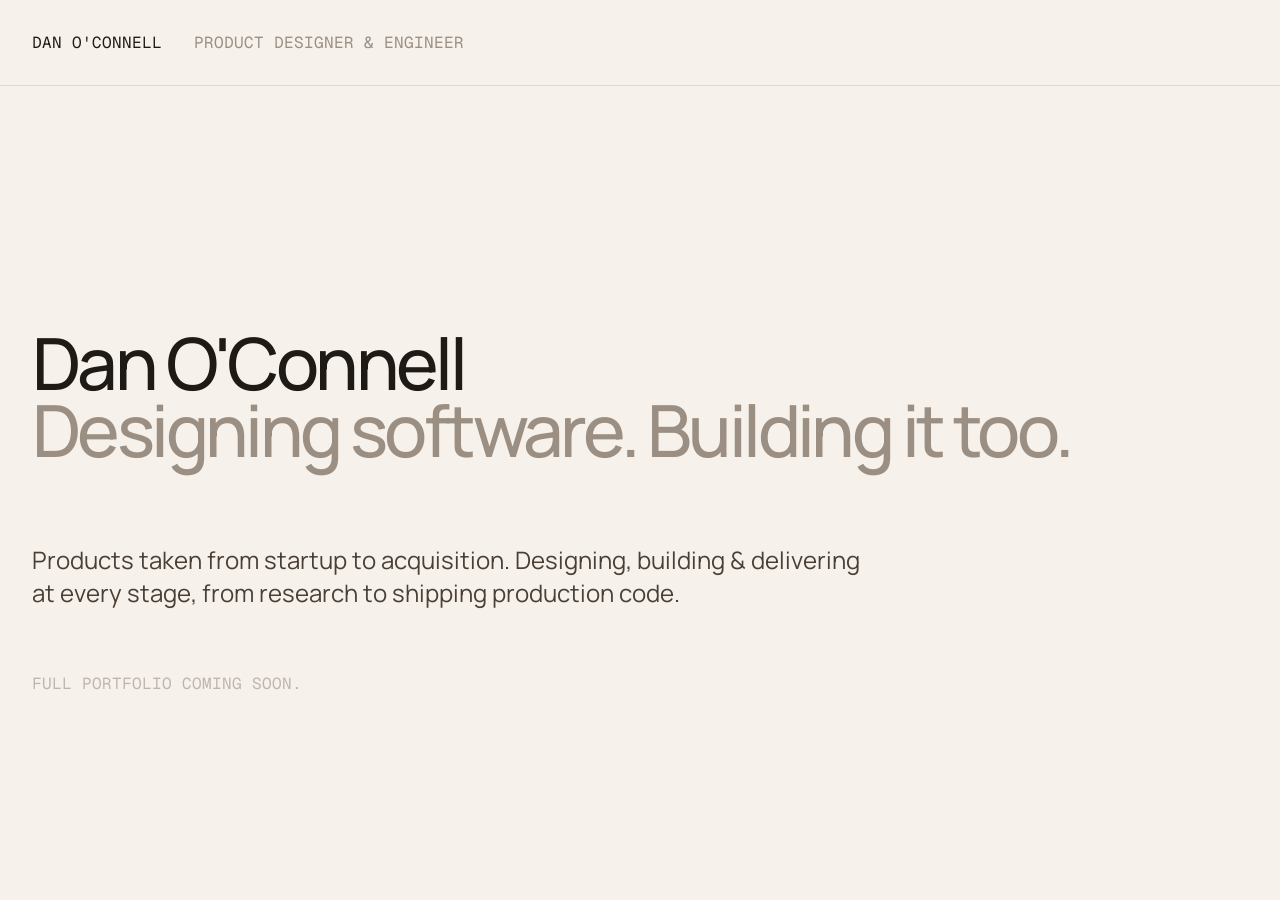
<file: index.html>
<!DOCTYPE html>
<html lang="en">
<head>
<meta charset="UTF-8">
<meta name="viewport" content="width=device-width, initial-scale=1.0">
<title>Dan O'Connell — Product Designer & Engineer</title>
<link rel="preconnect" href="https://fonts.googleapis.com">
<link rel="preconnect" href="https://fonts.gstatic.com" crossorigin>
<link href="https://fonts.googleapis.com/css2?family=Manrope:wght@200..800&family=Geist+Mono:wght@100..900&display=swap" rel="stylesheet">
<link rel="stylesheet" href="style.css">
<style>
  .landing-area {
    flex: 1;
    display: flex;
    flex-direction: column;
    padding: 4rem var(--page-x);
    overflow: hidden;
  }

  .landing-hero {
    padding: clamp(4rem, 20dvh, 20rem) 0 4rem;
  }

  .landing-name {
    font-family: 'Manrope', sans-serif;
    font-size: 4.5rem;
    font-weight: 500;
    letter-spacing: -0.05em;
    line-height: 0.92;
    color: var(--text-darkest);
    margin-bottom: -1rem;
  }

  .landing-tagline {
    font-family: 'Manrope', sans-serif;
    font-size: 4.5rem;
    font-weight: 500;
    letter-spacing: -0.05em;
    color: var(--text-medium);
    margin-bottom: 4rem;
    overflow: hidden;
    text-overflow: ellipsis;
    display: -webkit-box;
    -webkit-line-clamp: 1;
    -webkit-box-orient: vertical;
  }

  .landing-intro {
    font-size: 1.5rem;
    color: var(--text-dark);
    max-width: 70%;
    overflow: hidden;
    text-overflow: ellipsis;
    display: -webkit-box;
    -webkit-line-clamp: 2;
    -webkit-box-orient: vertical;
  }

  .landing-footer-text {
    font-family: 'Geist Mono', monospace;
    font-size: 1rem;
    text-transform: uppercase;
    color: var(--text-light);
    padding-bottom: 3rem;
  }
</style>
</head>
<body>

<header class="site-header">
  <div class="header-name"><span class="name">Dan O'Connell</span><span class="tagline"> Product designer &amp; Engineer</span></div>
</header>

<div class="landing-area">
  <div class="landing-hero">
    <h1 class="landing-name" id="landing-name">Dan O'Connell</h1>
    <h2 class="landing-tagline" id="landing-tagline">Designing software. Building it too.</h2>
    <p class="landing-intro" id="landing-intro">Products taken from startup to acquisition. Designing, building &amp; delivering at every stage, from research to shipping production code.</p>
  </div>
  <p class="landing-footer-text" id="landing-status">Full portfolio coming soon.</p>
</div>

<script>
function scramble(element, newText, duration) {
  const noiseChars = '!@#$%&*·&<>+-=~#';
  const totalFrames = 28;
  const frameInterval = duration / totalFrames;
  let frame = 0;

  element.textContent = newText.split('').map(ch =>
    ch === ' ' ? ' ' : noiseChars[Math.floor(Math.random() * noiseChars.length)]
  ).join('');

  const tick = setInterval(() => {
    frame++;
    const t = frame / totalFrames;
    const resolved = Math.floor((t * t) * newText.length);
    element.textContent = newText.split('').map((ch, i) => {
      if (ch === ' ') return ' ';
      if (i < resolved) return ch;
      return noiseChars[Math.floor(Math.random() * noiseChars.length)];
    }).join('');

    if (frame >= totalFrames) {
      clearInterval(tick);
      element.textContent = newText;
    }
  }, frameInterval);
}

function scrambleFromDOM(el, duration) {
  if (!el) return;
  scramble(el, el.textContent.trim(), duration);
}

scrambleFromDOM(document.querySelector('.header-name .name'),    340);
scrambleFromDOM(document.querySelector('.header-name .tagline'), 340);
scrambleFromDOM(document.getElementById('landing-name'),         450);
scrambleFromDOM(document.getElementById('landing-tagline'),      540);
scrambleFromDOM(document.getElementById('landing-intro'),        600);
scrambleFromDOM(document.getElementById('landing-status'),       700);

document.querySelectorAll('.header-nav li:not(.divider) a span').forEach(el => {
  scrambleFromDOM(el, 450);
});
</script>
</body>
</html>
</file>
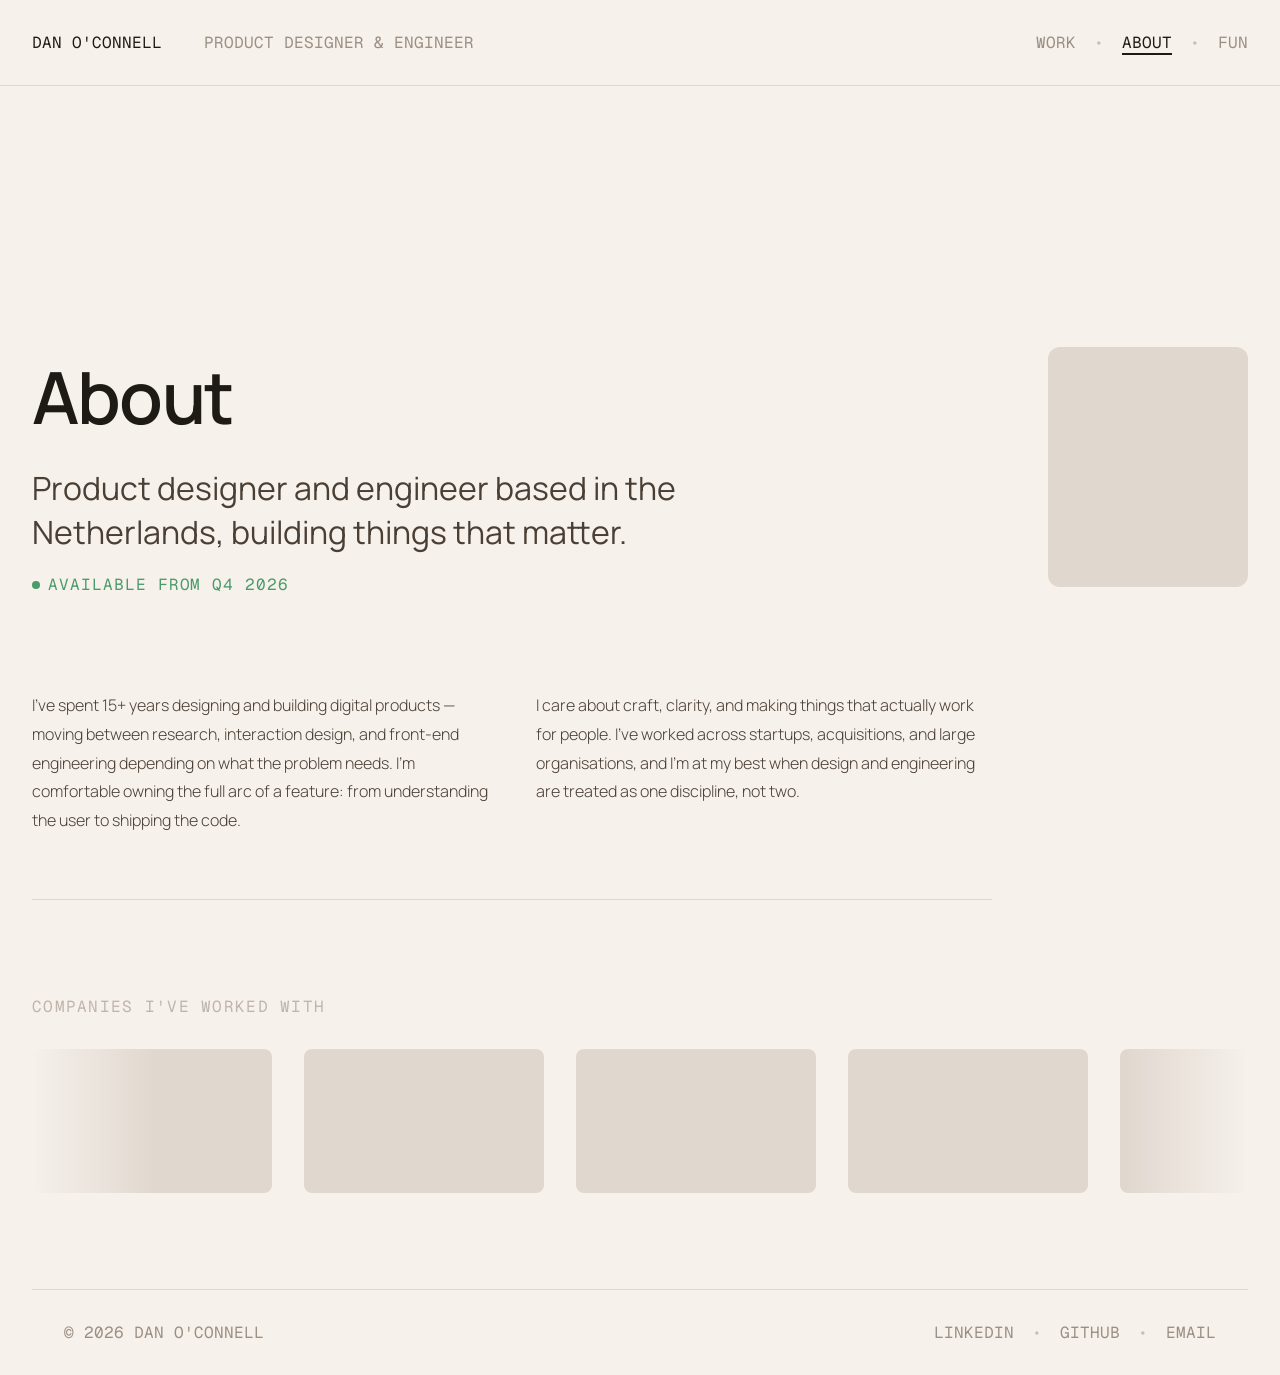
<file: about.html>
<!DOCTYPE html>
<html lang="en">
<head>
<meta charset="UTF-8">
<meta name="viewport" content="width=device-width, initial-scale=1.0">
<title>About — Dan O'Connell</title>
<link rel="preconnect" href="https://fonts.googleapis.com">
<link rel="preconnect" href="https://fonts.gstatic.com" crossorigin>
<link href="https://fonts.googleapis.com/css2?family=Manrope:wght@200..800&family=Geist+Mono:wght@100..900&display=swap" rel="stylesheet">
<link rel="stylesheet" href="style.css">
</head>
<body>

<header class="site-header" id="site-header">
  <div class="header-top">
    <div class="header-name"><a href="index_real.html" class="name-link"><span class="name">Dan O'Connell</span></a><span class="tagline"> Product designer &amp; Engineer</span></div>
    <nav class="header-nav">
      <ul>
        <li><a href="index_real.html"><span>Work</span></a></li>
        <li class="divider">&bull;</li>
        <li><a href="about.html" class="active"><span>About</span></a></li>
        <li class="divider">&bull;</li>
        <li><a href="fun.html"><span>Fun</span></a></li>
      </ul>
    </nav>
    <button class="menu-toggle" id="menu-toggle" onclick="toggleMenu()">&#9776;</button>
  </div>
  <nav class="mobile-nav">
    <a href="index_real.html" class="mobile-nav-link">Work</a>
    <a href="about.html" class="mobile-nav-link active">About</a>
    <a href="fun.html" class="mobile-nav-link">Fun</a>
  </nav>
</header>

<main class="about-page">

  <!-- Hero -->
  <div class="about-hero">
    <div class="about-hero-text">
      <h1 class="about-title" id="about-title">About</h1>
      <h3 class="content-intro">Product designer and engineer based in the Netherlands, building things that matter.</h3>
      <div class="about-availability">
        <span class="availability-dot"></span>
        <span class="availability-label">Available from Q4 2026</span>
      </div>
    </div>
    <div class="about-photo"></div>
  </div>

  <!-- Bio columns -->
  <div class="about-bio">
    <p>I've spent 15+ years designing and building digital products — moving between research, interaction design, and front-end engineering depending on what the problem needs. I'm comfortable owning the full arc of a feature: from understanding the user to shipping the code.</p>
    <p>I care about craft, clarity, and making things that actually work for people. I've worked across startups, acquisitions, and large organisations, and I'm at my best when design and engineering are treated as one discipline, not two.</p>
  </div>

  <!-- Logo marquee -->
  <section class="marquee-section">
    <div class="marquee-label">Companies I've worked with</div>
    <div class="marquee-track">
      <div class="marquee-inner">
        <div class="marquee-logo"></div>
        <div class="marquee-logo"></div>
        <div class="marquee-logo"></div>
        <div class="marquee-logo"></div>
        <div class="marquee-logo"></div>
        <div class="marquee-logo"></div>
        <div class="marquee-logo"></div>
        <!-- duplicated for seamless loop -->
        <div class="marquee-logo"></div>
        <div class="marquee-logo"></div>
        <div class="marquee-logo"></div>
        <div class="marquee-logo"></div>
        <div class="marquee-logo"></div>
        <div class="marquee-logo"></div>
        <div class="marquee-logo"></div>
      </div>
    </div>
  </section>

  <footer class="site-footer">
    <span>© 2026 Dan O'Connell</span>
    <nav>
      <ul>
        <li><a href="https://linkedin.com/in/danoconnell">LinkedIn</a></li>
        <li class="divider">&bull;</li>
        <li><a href="https://github.com/danocnl">GitHub</a></li>
        <li class="divider">&bull;</li>
        <li><a href="mailto:dan@example.com">Email</a></li>
      </ul>
    </nav>
  </footer>

</main>

<script src="main.js"></script>
<script>
  addScrambleHover(document.getElementById('about-title'));
  scrambleFromDOM(document.getElementById('about-title'), 450);
</script>
</body>
</html>
</file>
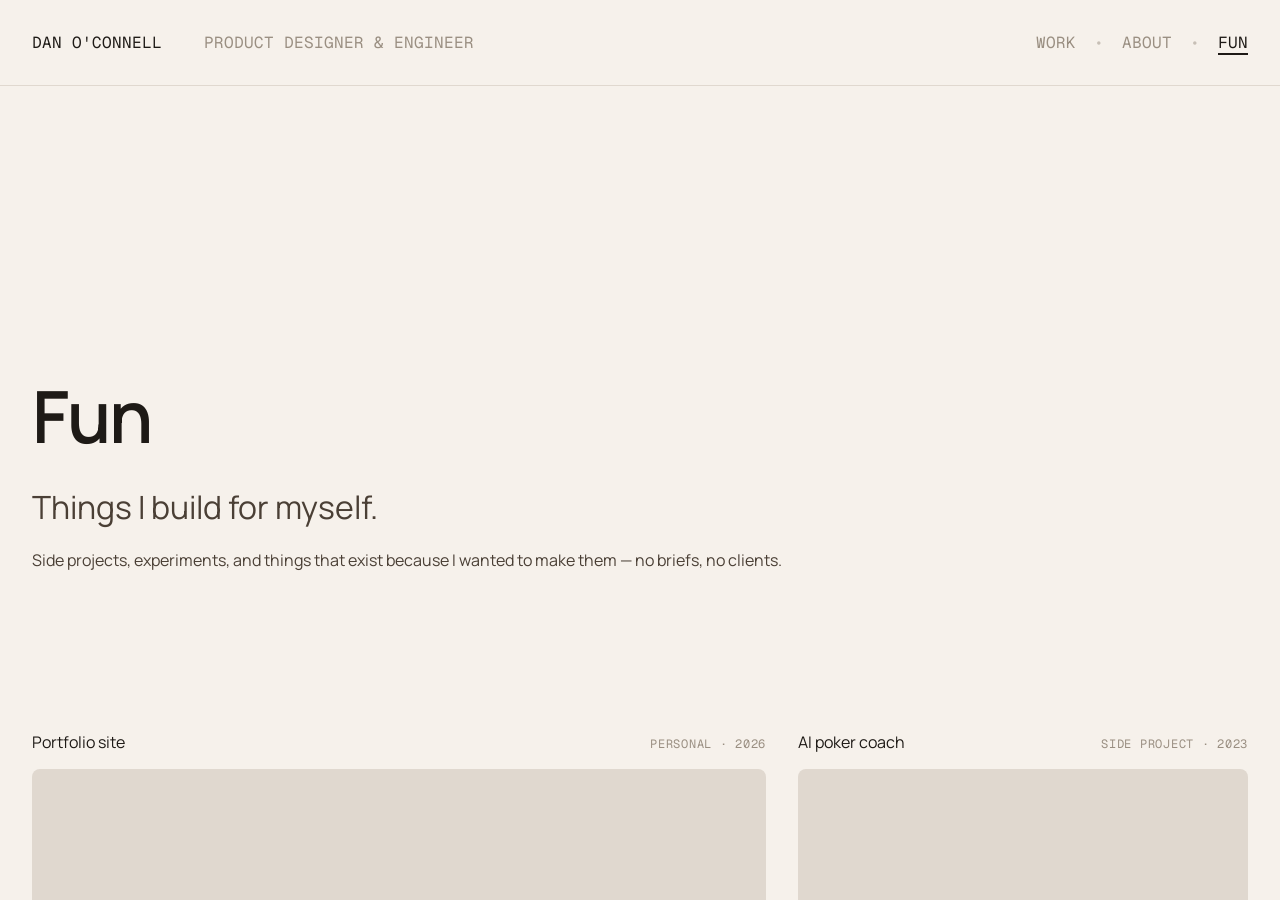
<file: fun.html>
<!DOCTYPE html>
<html lang="en">
<head>
<meta charset="UTF-8">
<meta name="viewport" content="width=device-width, initial-scale=1.0">
<title>Fun — Dan O'Connell</title>
<link rel="preconnect" href="https://fonts.googleapis.com">
<link rel="preconnect" href="https://fonts.gstatic.com" crossorigin>
<link href="https://fonts.googleapis.com/css2?family=Manrope:wght@200..800&family=Geist+Mono:wght@100..900&display=swap" rel="stylesheet">
<link rel="stylesheet" href="style.css">
</head>
<body class="page-fixed">

<header class="site-header" id="site-header">
  <div class="header-top">
    <div class="header-name"><a href="index_real.html" class="name-link"><span class="name">Dan O'Connell</span></a><span class="tagline"> Product designer &amp; Engineer</span></div>
    <nav class="header-nav">
      <ul>
        <li><a href="index_real.html"><span>Work</span></a></li>
        <li class="divider">&bull;</li>
        <li><a href="about.html"><span>About</span></a></li>
        <li class="divider">&bull;</li>
        <li><a href="fun.html" class="active"><span>Fun</span></a></li>
      </ul>
    </nav>
    <button class="menu-toggle" id="menu-toggle" onclick="toggleMenu()">&#9776;</button>
  </div>
  <nav class="mobile-nav">
    <a href="index_real.html" class="mobile-nav-link">Work</a>
    <a href="about.html" class="mobile-nav-link">About</a>
    <a href="fun.html" class="mobile-nav-link active">Fun</a>
  </nav>
</header>

<div class="content-area">
  <div class="content-pane">
    <div class="content-inner">

      <div class="about-hero fun-hero">
        <div class="about-hero-text">
          <h1 class="about-title" id="fun-title">Fun</h1>
          <h3 class="content-intro">Things I build for myself.</h3>
          <p class="fun-intro">Side projects, experiments, and things that exist because I wanted to make them — no briefs, no clients.</p>
        </div>
      </div>

      <div class="fun-grid">

        <div class="fun-row">
          <a href="project.html" class="work-card-link">
            <article class="work-card">
              <div class="card-info"><span class="card-title">Portfolio site</span><span class="card-meta">Personal · 2026</span></div>
              <div class="card-media fun-media--landscape"></div>
            </article>
          </a>
          <a href="project.html" class="work-card-link">
            <article class="work-card">
              <div class="card-info"><span class="card-title">AI poker coach</span><span class="card-meta">Side project · 2023</span></div>
              <div class="card-media fun-media--portrait"></div>
            </article>
          </a>
        </div>

        <div class="fun-row fun-row--trio">
          <a href="project.html" class="work-card-link">
            <article class="work-card">
              <div class="card-info"><span class="card-title">Motion prototype</span><span class="card-meta">Experiment · 2025</span></div>
              <div class="card-media fun-media--landscape"></div>
            </article>
          </a>
          <a href="project.html" class="work-card-link">
            <article class="work-card">
              <div class="card-info"><span class="card-title">Icon set</span><span class="card-meta">Open source · 2024</span></div>
              <div class="card-media fun-media--square"></div>
            </article>
          </a>
          <a href="project.html" class="work-card-link">
            <article class="work-card">
              <div class="card-info"><span class="card-title">Wallpapers</span><span class="card-meta">Personal · 2023</span></div>
              <div class="card-media fun-media--portrait"></div>
            </article>
          </a>
        </div>

      </div>

      <footer class="site-footer">
        <span>© 2026 Dan O'Connell</span>
        <nav>
          <ul>
            <li><a href="https://linkedin.com/in/danoconnell">LinkedIn</a></li>
            <li class="divider">&bull;</li>
            <li><a href="https://github.com/danocnl">GitHub</a></li>
            <li class="divider">&bull;</li>
            <li><a href="mailto:dan@example.com">Email</a></li>
          </ul>
        </nav>
      </footer>

    </div>
  </div>
</div>

<script src="main.js"></script>
<script>
  addScrambleHover(document.getElementById('fun-title'));
  scrambleFromDOM(document.getElementById('fun-title'), 450);
</script>
</body>
</html>
</file>
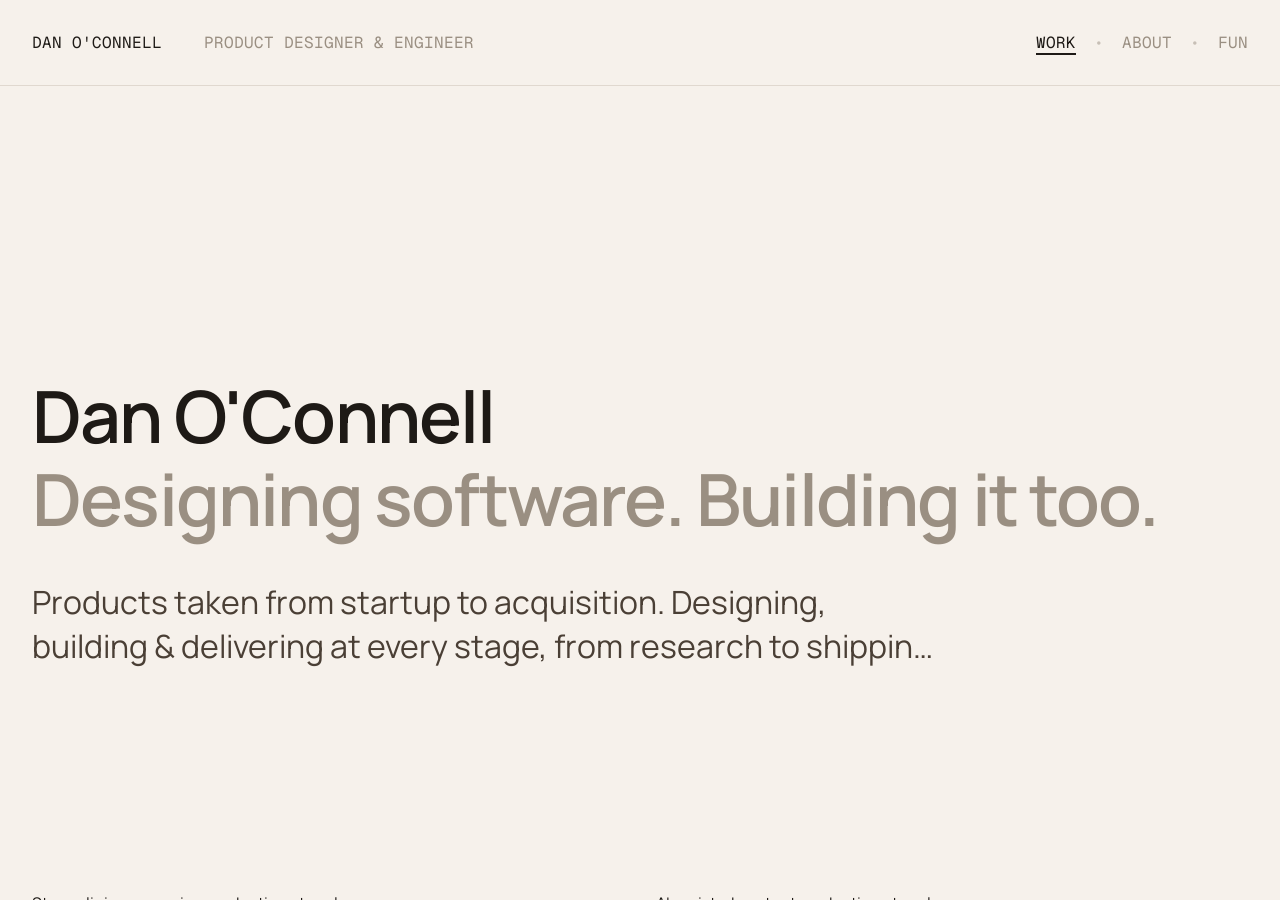
<file: index_real.html>
<!DOCTYPE html>
<html lang="en">
<head>
<meta charset="UTF-8">
<meta name="viewport" content="width=device-width, initial-scale=1.0">
<title>Dan O'Connell — Product Designer & Engineer</title>
<link rel="preconnect" href="https://fonts.googleapis.com">
<link rel="preconnect" href="https://fonts.gstatic.com" crossorigin>
<link href="https://fonts.googleapis.com/css2?family=Manrope:wght@200..800&family=Geist+Mono:wght@100..900&display=swap" rel="stylesheet">
<link rel="stylesheet" href="style.css">
</head>
<body class="page-fixed">

<header class="site-header" id="site-header">
  <div class="header-top">
    <div class="header-name"><a href="index_real.html" class="name-link"><span class="name">Dan O'Connell</span></a><span class="tagline"> Product designer &amp; Engineer</span></div>
    <nav class="header-nav">
      <ul>
        <li><a href="#" class="active"><span>Work</span></a></li>
        <li class="divider">&bull;</li>
        <li><a href="about.html"><span>About</span></a></li>
        <li class="divider">&bull;</li>
        <li><a href="fun.html"><span>Fun</span></a></li>
      </ul>
    </nav>
    <button class="menu-toggle" id="menu-toggle" onclick="toggleMenu()">&#9776;</button>
  </div>
  <nav class="mobile-nav">
    <a href="#" class="mobile-nav-link active">Work</a>
    <a href="about.html" class="mobile-nav-link">About</a>
    <a href="fun.html" class="mobile-nav-link">Fun</a>
  </nav>
</header>

<div class="content-area">
  <div class="content-pane">
    <div class="content-inner">

      <div class="content-top">
        <h1 class="content-title" id="content-title">Dan O'Connell</h1>
        <h2 class="content-summary h1" id="content-summary">Designing software. Building it too.</h2>
        <h3 class="content-intro" id="content-intro">Products taken from startup to acquisition. Designing, building &amp; delivering at every stage, from research to shipping production code.</h3>
      </div>

      <div class="work-grid">
        <a href="project.html" class="work-card-link">
          <article class="work-card">
            <div class="card-info">
              <span class="card-title">Streamlining campaign production at scale</span>
              <span class="card-meta">WPP x Google · Shipped 2026</span>
            </div>
            <div class="card-media card-media--square"></div>
          </article>
        </a>
        <a href="project.html" class="work-card-link">
          <article class="work-card">
            <div class="card-info">
              <span class="card-title">VSC plugin for creative technologists</span>
              <span class="card-meta">Choreograph · Shipped 2024</span>
            </div>
            <div class="card-media card-media--landscape"></div>
          </article>
        </a>
        <a href="project.html" class="work-card-link">
          <article class="work-card">
            <div class="card-info">
              <span class="card-title">AI assisted content production at scale</span>
              <span class="card-meta">WPP · Concept 2025</span>
            </div>
            <div class="card-media card-media--landscape"></div>
          </article>
        </a>
        <a href="project.html" class="work-card-link">
          <article class="work-card">
            <div class="card-info">
              <span class="card-title">Omnichannel Design system</span>
              <span class="card-meta">de Bijenkorf · Shipped 2017</span>
            </div>
            <div class="card-media card-media--square"></div>
          </article>
        </a>
      </div>

    </div>

    <footer class="site-footer">
      <span>© 2026 Dan O'Connell</span>
      <nav>
        <ul>
          <li><a href="https://linkedin.com/in/danoconnell">LinkedIn</a></li>
          <li class="divider">&bull;</li>
          <li><a href="https://github.com/danocnl">GitHub</a></li>
          <li class="divider">&bull;</li>
          <li><a href="mailto:dan@example.com">Email</a></li>
        </ul>
      </nav>
    </footer>

  </div>
</div>

<script src="main.js"></script>
</body>
</html>
</file>
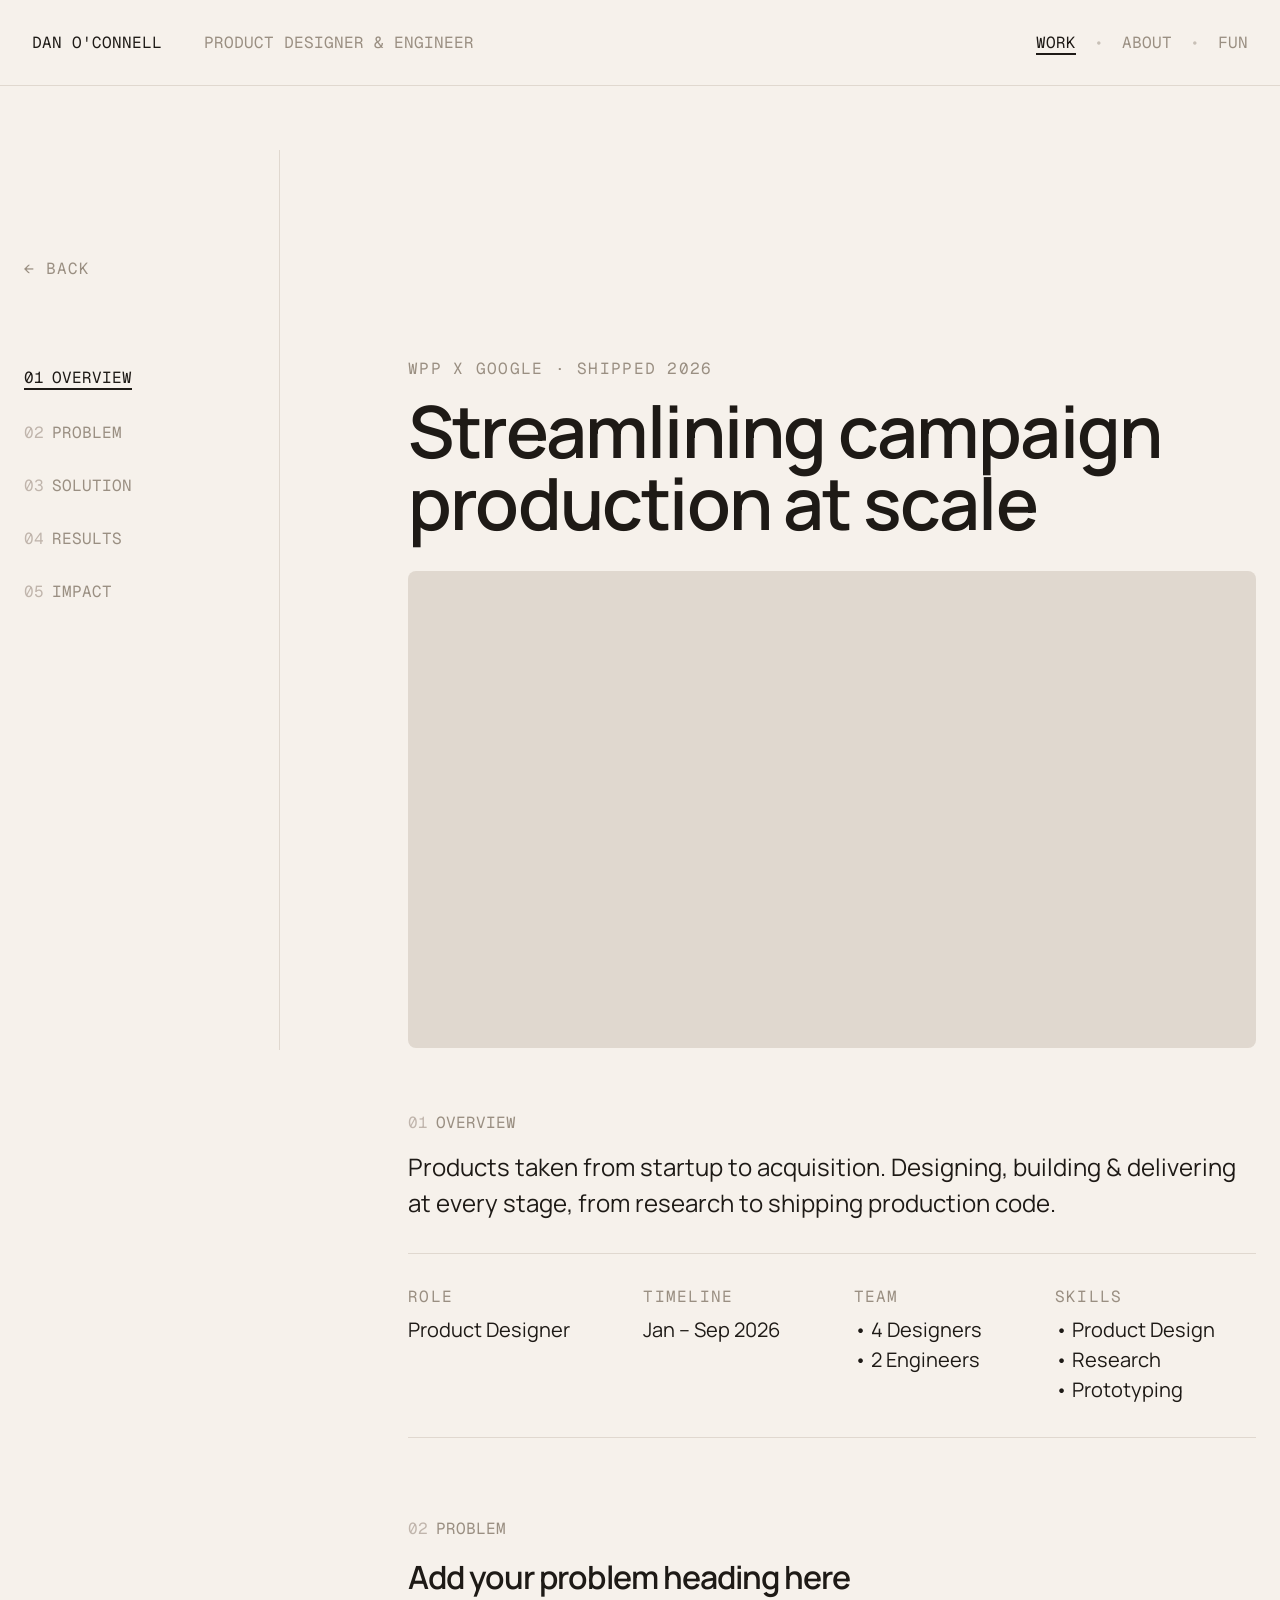
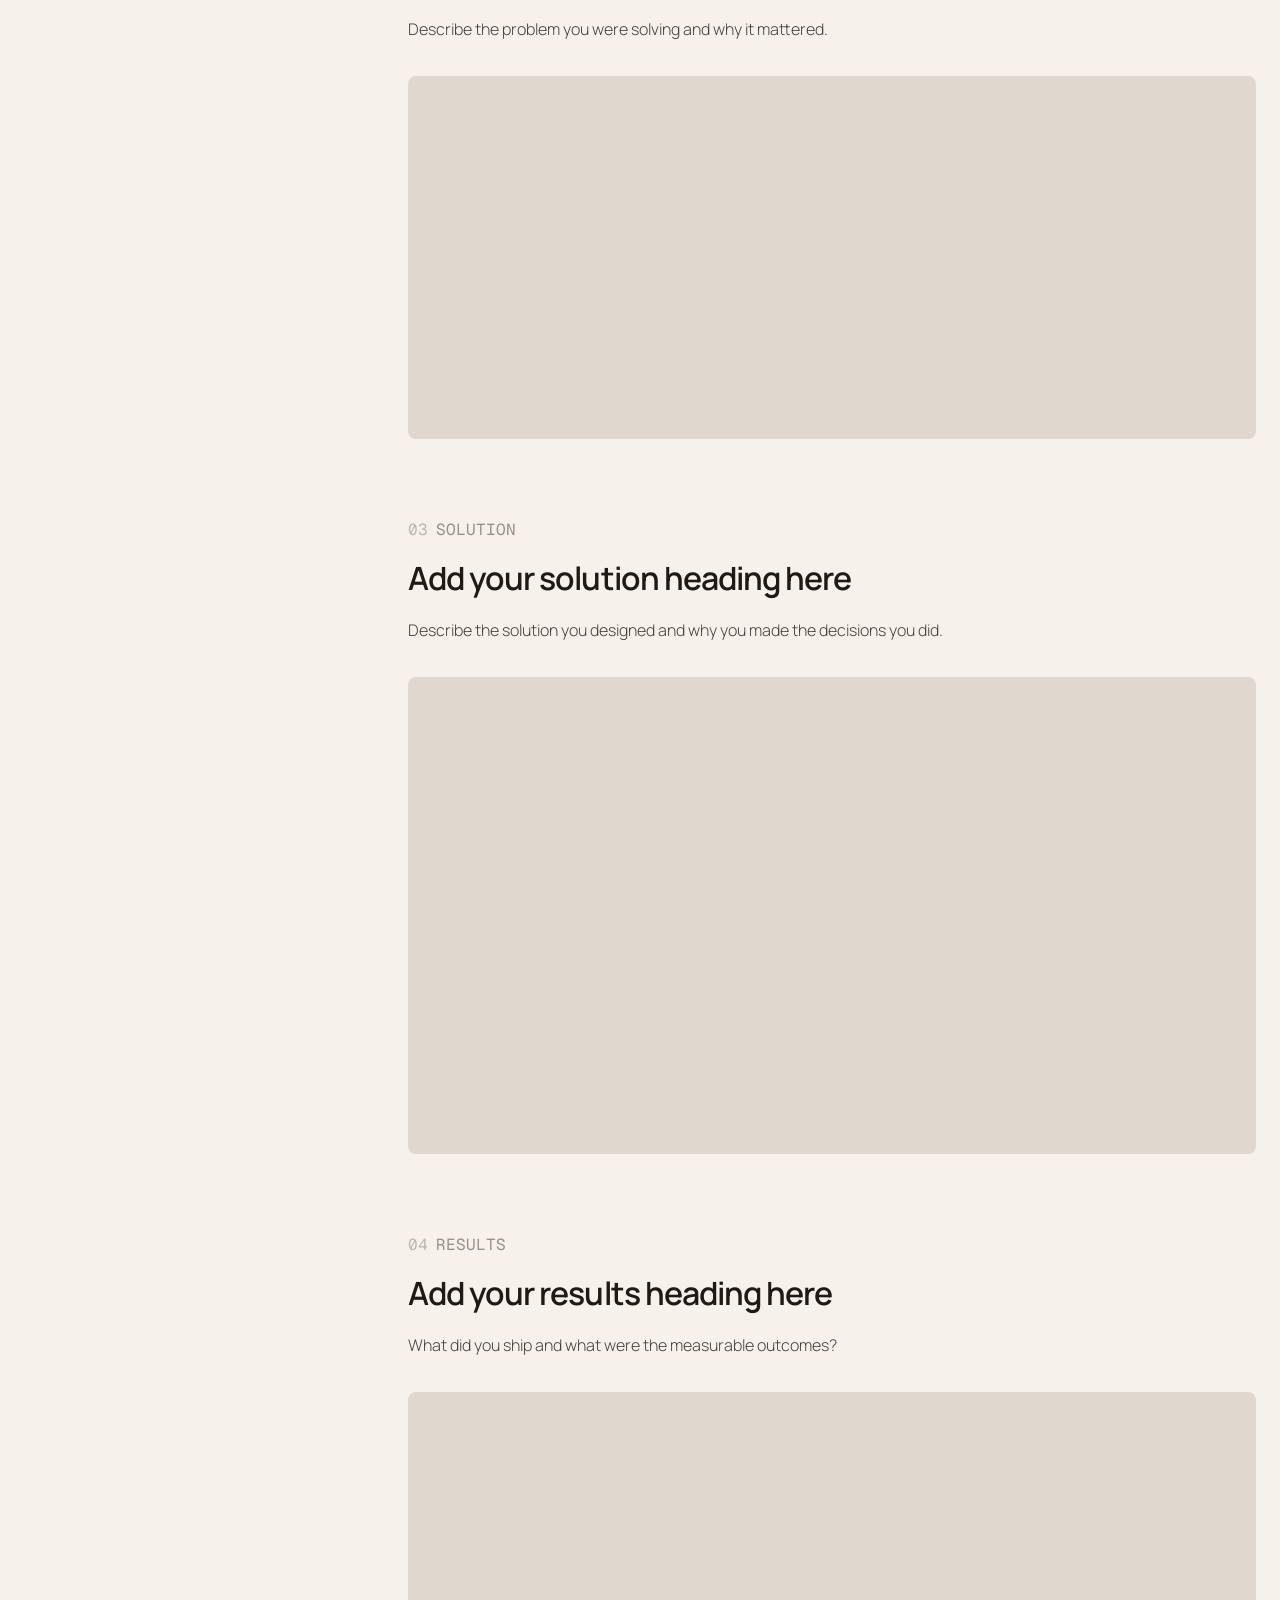
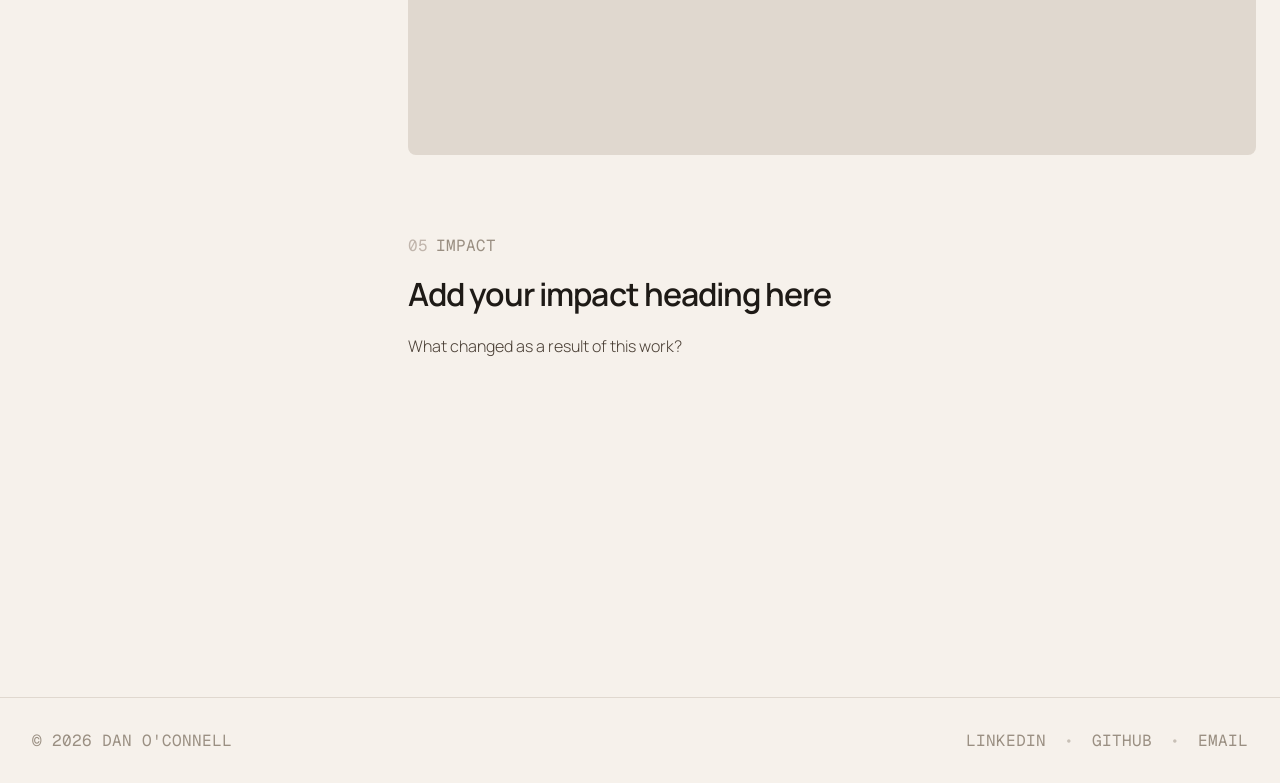
<file: project.html>
<!DOCTYPE html>
<html lang="en">
<head>
<meta charset="UTF-8">
<meta name="viewport" content="width=device-width, initial-scale=1.0">
<title>Streamlining campaign production at scale — Dan O'Connell</title>
<link rel="preconnect" href="https://fonts.googleapis.com">
<link rel="preconnect" href="https://fonts.gstatic.com" crossorigin>
<link href="https://fonts.googleapis.com/css2?family=Manrope:wght@200..800&family=Geist+Mono:wght@100..900&display=swap" rel="stylesheet">
<link rel="stylesheet" href="style.css">
</head>
<body>

<header class="site-header" id="site-header">
  <div class="header-top">
    <div class="header-name"><a href="index_real.html" class="name-link"><span class="name">Dan O'Connell</span></a><span class="tagline"> Product designer &amp; Engineer</span></div>
    <nav class="header-nav">
      <ul>
        <li><a href="index_real.html" class="active"><span>Work</span></a></li>
        <li class="divider">&bull;</li>
        <li><a href="about.html"><span>About</span></a></li>
        <li class="divider">&bull;</li>
        <li><a href="fun.html"><span>Fun</span></a></li>
      </ul>
    </nav>
    <button class="menu-toggle" id="menu-toggle" onclick="toggleMenu()">&#9776;</button>
  </div>
  <nav class="mobile-nav">
    <a href="index_real.html" class="mobile-nav-link active">Work</a>
    <a href="about.html" class="mobile-nav-link">About</a>
    <a href="fun.html" class="mobile-nav-link">Fun</a>
  </nav>
</header>

<div class="project-layout">

  <!-- Sidebar -->
  <aside class="project-sidebar">
    <a href="index_real.html" class="back-link">← Back</a>
    <nav class="toc">
      <a href="#overview" class="toc-link active"><span class="toc-num">01</span><span class="toc-text">Overview</span></a>
      <a href="#problem"  class="toc-link"><span class="toc-num">02</span><span class="toc-text">Problem</span></a>
      <a href="#solution" class="toc-link"><span class="toc-num">03</span><span class="toc-text">Solution</span></a>
      <a href="#results"  class="toc-link"><span class="toc-num">04</span><span class="toc-text">Results</span></a>
      <a href="#impact"   class="toc-link"><span class="toc-num">05</span><span class="toc-text">Impact</span></a>
    </nav>
  </aside>

  <!-- Content -->
  <main class="project-content">

    <a href="index_real.html" class="back-link mobile-back">← Back</a>
    <div class="project-eyebrow">WPP x Google · Shipped 2026</div>
    <h1 class="project-heading">Streamlining campaign production at scale</h1>

    <section id="overview" class="project-section">
      <div class="project-hero"></div>
      <div class="section-eyebrow"><span class="section-num">01</span>Overview</div>
      <p class="project-lead">Products taken from startup to acquisition. Designing, building &amp; delivering at every stage, from research to shipping production code.</p>

      <div class="project-meta">
        <div class="meta-item">
          <div class="meta-label">Role</div>
          <div class="meta-value">Product Designer</div>
        </div>
        <div class="meta-item">
          <div class="meta-label">Timeline</div>
          <div class="meta-value">Jan – Sep 2026</div>
        </div>
        <div class="meta-item">
          <div class="meta-label">Team</div>
          <div class="meta-value">
            <ul>
              <li>4 Designers</li>
              <li>2 Engineers</li>
            </ul>
          </div>
        </div>
        <div class="meta-item">
          <div class="meta-label">Skills</div>
          <div class="meta-value">
            <ul>
              <li>Product Design</li>
              <li>Research</li>
              <li>Prototyping</li>
            </ul>
          </div>
        </div>
      </div>
    </section>

    <section id="problem" class="project-section">
      <div class="section-eyebrow"><span class="section-num">02</span>Problem</div>
      <h3 class="section-title">Add your problem heading here</h3>
      <p class="section-body">Describe the problem you were solving and why it mattered.</p>
      <div class="section-img section-img--short"></div>
    </section>

    <section id="solution" class="project-section">
      <div class="section-eyebrow"><span class="section-num">03</span>Solution</div>
      <h3 class="section-title">Add your solution heading here</h3>
      <p class="section-body">Describe the solution you designed and why you made the decisions you did.</p>
      <div class="section-img"></div>
    </section>

    <section id="results" class="project-section">
      <div class="section-eyebrow"><span class="section-num">04</span>Results</div>
      <h3 class="section-title">Add your results heading here</h3>
      <p class="section-body">What did you ship and what were the measurable outcomes?</p>
      <div class="section-img section-img--short"></div>
    </section>

    <section id="impact" class="project-section">
      <div class="section-eyebrow"><span class="section-num">05</span>Impact</div>
      <h3 class="section-title">Add your impact heading here</h3>
      <p class="section-body">What changed as a result of this work?</p>
    </section>

  </main>
</div>

<footer class="site-footer">
  <span>© 2026 Dan O'Connell</span>
  <nav>
    <ul>
      <li><a href="https://linkedin.com/in/danoconnell">LinkedIn</a></li>
      <li class="divider">&bull;</li>
      <li><a href="https://github.com/danocnl">GitHub</a></li>
      <li class="divider">&bull;</li>
      <li><a href="mailto:dan@example.com">Email</a></li>
    </ul>
  </nav>
</footer>

<script src="main.js"></script>
<script src="project.js"></script>
</body>
</html>
</file>
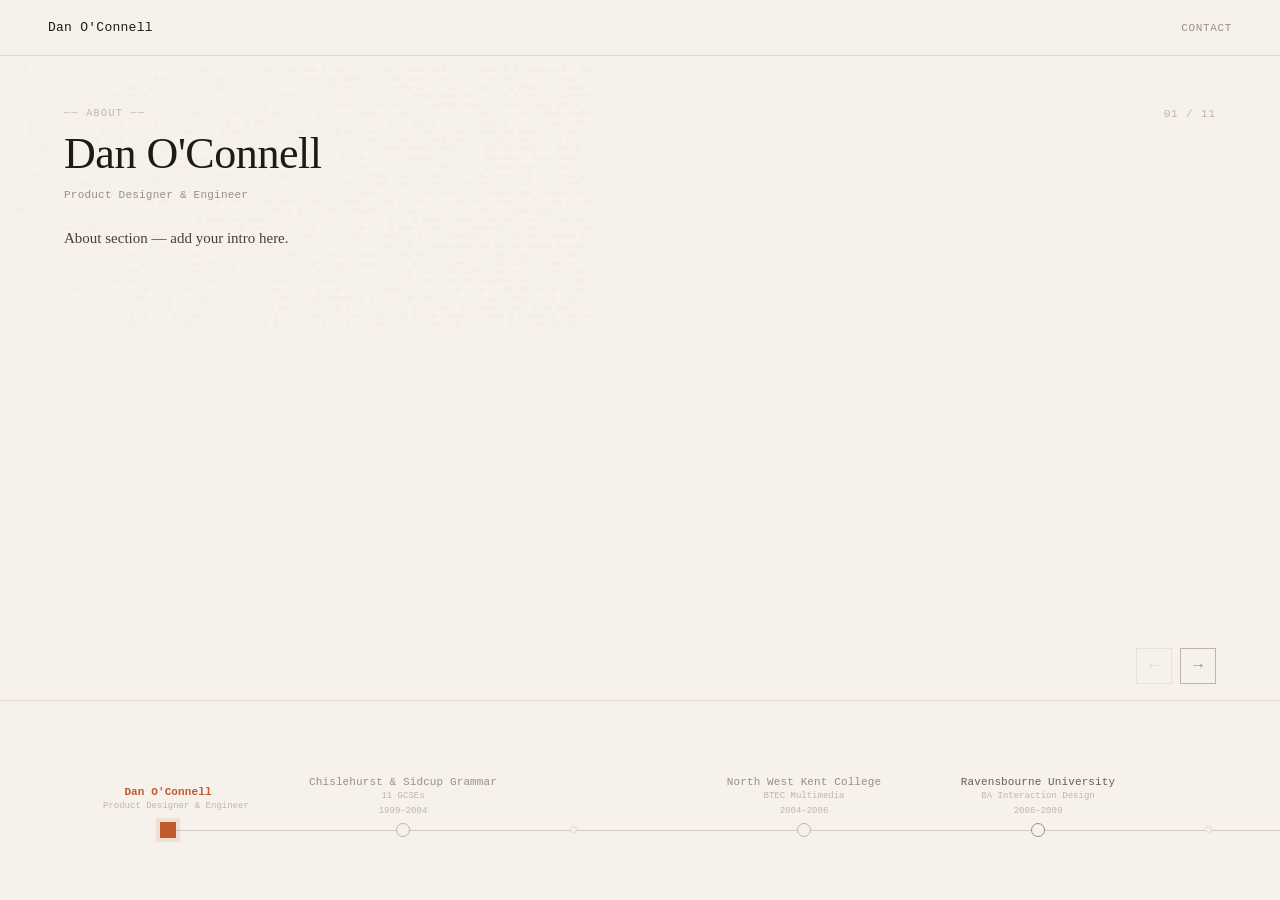
<file: theme-ascii.html>
<!DOCTYPE html>
<html lang="en">
<head>
<meta charset="UTF-8">
<meta name="viewport" content="width=device-width, initial-scale=1.0">
<title>Portfolio — Career Timeline</title>
<style>
* { box-sizing: border-box; margin: 0; padding: 0; }

body {
  font-family: 'Courier New', Courier, monospace;
  background: #f6f1eb;
  color: #1e1a16;
  height: 100dvh;
  display: flex;
  flex-direction: column;
  overflow: hidden;
  transition: background 0.5s ease;
}

/* ─────────────────────────── HEADER ─────────────────────────── */

.site-header {
  display: flex;
  align-items: center;
  justify-content: space-between;
  padding: 0 48px;
  height: 56px;
  border-bottom: 1px solid #e0d8cf;
  background: #f6f1eb;
  flex-shrink: 0;
}
.header-name {
  font-family: 'Courier New', Courier, monospace;
  font-size: 13px;
  font-weight: 400;
  letter-spacing: 0.02em;
  color: #1e1a16;
}
.header-nav { display: flex; gap: 28px; }
.header-nav a {
  font-family: 'Courier New', Courier, monospace;
  font-size: 11px;
  color: #9a8f82;
  text-decoration: none;
  text-transform: uppercase;
  letter-spacing: 0.06em;
  transition: color 0.15s;
}
.header-nav a:hover { color: #c05a2f; }

/* ─────────────────────────── CONTENT AREA ─────────────────────────── */

.content-area {
  flex: 1;
  position: relative;
  min-height: 0;
  overflow: hidden;
  background: #f6f1eb;
  transition: background 0.5s ease;
}

/* ─────────────────────────── CONTENT PANE ─────────────────────────── */

.content-pane {
  position: relative;
  z-index: 1;
  height: 100%;
  display: flex;
  flex-direction: column;
  justify-content: flex-start;
  padding: 52px 64px 24px;
  overflow: hidden;
}

.ascii-texture {
  position: absolute;
  top: 0;
  left: 0;
  right: 0;
  bottom: 0;
  opacity: 0.04;
  color: #c05a2f;
  font-family: 'Courier New', Courier, monospace;
  font-size: 8px;
  line-height: 1.1;
  pointer-events: none;
  z-index: 0;
  overflow: hidden;
  white-space: pre;
  padding: 10px 14px;
}

.content-inner {
  position: relative;
  z-index: 1;
}

/* Milestone counter — top-right of content area */
.milestone-counter {
  position: absolute;
  top: 52px;
  right: 64px;
  font-family: 'Courier New', Courier, monospace;
  font-size: 11px;
  color: #c0b5ac;
  letter-spacing: 0.08em;
  z-index: 2;
  pointer-events: none;
}

/* Full-frame ASCII flash overlay */
.ascii-flash {
  position: absolute;
  inset: 0;
  z-index: 20;
  font-family: 'Courier New', Courier, monospace;
  font-size: 8px;
  line-height: 1.1;
  white-space: pre;
  padding: 10px 14px;
  color: #c05a2f;
  opacity: 0;
  pointer-events: none;
  transition: opacity 0.07s ease;
  overflow: hidden;
}

/* Category tag */
.content-category {
  font-family: 'Courier New', Courier, monospace;
  font-size: 10px;
  color: #c0b5ac;
  letter-spacing: 0.14em;
  text-transform: uppercase;
  margin-bottom: 12px;
}

.content-parent {
  font-family: 'Courier New', Courier, monospace;
  font-size: 11px;
  text-transform: uppercase;
  letter-spacing: 0.09em;
  color: #c05a2f;
  margin-bottom: 14px;
}

.content-title {
  font-family: Georgia, 'Times New Roman', serif;
  font-size: 44px;
  font-weight: 400;
  letter-spacing: -0.01em;
  line-height: 1.05;
  color: #1e1a16;
}

.content-meta {
  font-family: 'Courier New', Courier, monospace;
  font-size: 11px;
  color: #9a8f82;
  margin-top: 12px;
  letter-spacing: 0.02em;
}

.content-summary {
  font-family: Georgia, 'Times New Roman', serif;
  font-size: 15px;
  color: #4a3f35;
  line-height: 1.8;
  margin-top: 24px;
  max-width: 560px;
}

/* ─────────────────────────── TIMELINE NAV ─────────────────────────── */

.timeline-nav {
  display: flex;
  justify-content: flex-end;
  gap: 8px;
  padding: 0 64px 16px;
  flex-shrink: 0;
  background: #f6f1eb;
}

.nav-btn {
  width: 36px;
  height: 36px;
  border: 1px solid #c0b5ac;
  background: none;
  cursor: pointer;
  font-family: 'Courier New', Courier, monospace;
  font-size: 16px;
  color: #9a8f82;
  border-radius: 0;
  display: flex;
  align-items: center;
  justify-content: center;
  transition: border-color 0.15s, color 0.15s;
  line-height: 1;
}
.nav-btn:hover:not(:disabled) { border-color: #c05a2f; color: #c05a2f; }
.nav-btn:disabled { opacity: 0.25; cursor: default; }

/* ─────────────────────────── TIMELINE PANE ─────────────────────────── */

.timeline-pane {
  height: 200px;
  border-top: 1px solid #e0d8cf;
  background: #f6f1eb;
  flex-shrink: 0;
  overflow: hidden;
  display: flex;
}

.ov-scroll {
  flex: 1;
  overflow-x: auto;
  overflow-y: hidden;
  padding: 0 calc(100vw - 240px) 0 160px;
  display: flex;
  align-items: center;
  scrollbar-width: thin;
  scrollbar-color: #e0d8cf transparent;
}
.ov-scroll::-webkit-scrollbar { height: 4px; }
.ov-scroll::-webkit-scrollbar-track { background: transparent; }
.ov-scroll::-webkit-scrollbar-thumb { background: #e0d8cf; border-radius: 0; }

/*
  LABEL_H = 60px, DOT_RADIUS = 7px → LINE_Y = 67px
*/
.ov-track {
  display: flex;
  align-items: flex-start;
  position: relative;
  min-width: max-content;
}

.ov-track::before {
  content: '';
  position: absolute;
  top: 67px;
  left: 0; right: 0;
  height: 1px;
  background: #d4c9bf;
}

.ov-gap { width: 220px; flex-shrink: 0; }
.ov-gap--sub { width: 160px; }

.ov-col {
  display: flex;
  flex-direction: column;
  align-items: center;
  padding-top: 60px;
  position: relative;
  cursor: pointer;
}
.ov-col:hover .node-name { color: #1e1a16; }

.node-above {
  position: absolute;
  top: 0;
  height: 60px;
  width: max-content;
  max-width: 160px;
  display: flex;
  flex-direction: column;
  justify-content: flex-end;
  align-items: center;
  padding-bottom: 7px;
  text-align: center;
  pointer-events: none;
}

.node-name {
  font-family: 'Courier New', Courier, monospace;
  font-size: 11px;
  font-weight: 400;
  color: #3a3028;
  white-space: nowrap;
  transition: color 0.15s;
  line-height: 1.2;
  letter-spacing: 0.01em;
}
.node-name.minor  { color: #9a8f82; }
.node-name.medium { color: #6b5d52; }
.node-name.sub    { font-weight: 400; color: #c0b5ac; font-size: 10px; }

.node-tagline {
  font-family: 'Courier New', Courier, monospace;
  font-size: 9px;
  color: #c0b5ac;
  margin-top: 2px;
  line-height: 1.3;
  text-align: center;
  max-width: 130px;
  white-space: nowrap;
}

.node-years {
  font-family: 'Courier New', Courier, monospace;
  font-size: 9px;
  color: #c0b5ac;
  margin-top: 3px;
  white-space: nowrap;
}

/* ── Progress line ── */

.track-progress {
  position: absolute;
  top: 67px;
  left: 0;
  height: 1px;
  width: 0;
  background: #c05a2f;
  border-radius: 0;
  transition: width 0.55s cubic-bezier(0.16, 1, 0.3, 1);
  pointer-events: none;
  z-index: 2;
}

/* ── Dots ── */

.ov-dot {
  width: 14px; height: 14px;
  border-radius: 50%;
  background: #f6f1eb;
  border: 1.5px solid #c0b5ac;
  z-index: 1;
  flex-shrink: 0;
  transition: border-color 0.15s, background 0.15s, box-shadow 0.15s, border-radius 0.15s;
}
.ov-dot.medium { border-color: #9a8f82; }
.ov-dot.major {
  width: 16px; height: 16px;
  border-color: #6b5d52;
  border-width: 2px;
  margin-top: -1px;
}
.ov-dot.sub {
  width: 7px; height: 7px;
  border-color: #e0d8cf;
  margin-top: 3px;
}

/* ── Active state ── */

.ov-dot.active {
  background: #c05a2f !important;
  border-color: #c05a2f !important;
  box-shadow: 0 0 0 4px rgba(192, 90, 47, 0.12);
}
.ov-dot.sub.active {
  background: #c05a2f !important;
  border-color: #c05a2f !important;
  box-shadow: 0 0 0 3px rgba(192, 90, 47, 0.10);
}
.ov-dot.major.active {
  border-radius: 0 !important;
}
.ov-col.active .node-name { color: #c05a2f !important; font-weight: 600; }

/* ── Sub-node: label hidden until hover or active ── */

.ov-col--sub .node-above {
  opacity: 0;
  transition: opacity 0.15s;
}
.ov-col--sub:hover .node-above,
.ov-col--sub.active .node-above { opacity: 1; }

/* ─────────────────────────── OVERLAY ─────────────────────────── */

.overlay {
  position: fixed; inset: 0;
  background: #f6f1eb;
  z-index: 100;
  display: flex; flex-direction: column;
  transform: translateY(100%);
  transition: transform 0.35s cubic-bezier(0.16, 1, 0.3, 1);
}
.overlay.open { transform: translateY(0); }
.overlay-header {
  padding: 24px 48px;
  border-bottom: 1px solid #e0d8cf;
  display: flex; align-items: center; gap: 20px;
  flex-shrink: 0;
}
.ol-back {
  background: none;
  border: none;
  font-family: 'Courier New', Courier, monospace;
  font-size: 12px;
  color: #9a8f82;
  cursor: pointer;
  transition: color 0.15s;
  text-transform: uppercase;
  letter-spacing: 0.05em;
}
.ol-back:hover { color: #c05a2f; }
.ol-title {
  font-family: Georgia, 'Times New Roman', serif;
  font-size: 22px;
  font-weight: 400;
  color: #1e1a16;
}
.overlay-body { flex: 1; padding: 48px; max-width: 760px; overflow-y: auto; }
.ol-parent {
  font-family: 'Courier New', Courier, monospace;
  font-size: 11px;
  text-transform: uppercase;
  letter-spacing: 0.08em;
  color: #c05a2f;
  margin-bottom: 20px;
}
.ol-brief {
  font-family: Georgia, 'Times New Roman', serif;
  font-size: 16px;
  color: #4a3f35;
  line-height: 1.8;
}

/* ─────────────────────────── MOBILE ─────────────────────────── */

@media (max-width: 768px) {
  .milestone-counter { display: none; }
  .content-pane { padding: 40px 24px 24px; justify-content: flex-start; height: 100%; }
  .timeline-nav { padding: 0 24px 12px; }
  .content-title { font-size: 28px; }
  .timeline-pane { height: auto; min-height: 180px; }
  .ov-scroll { padding: 0 calc(100dvw - 240px) 0 160px; }
  .site-header { padding: 0 24px; }
  .overlay-body { padding: 32px 24px; }
  .overlay-header { padding: 18px 24px; }
}
</style>
</head>
<body>

<!-- ─── HEADER ─── -->
<header class="site-header">
  <div class="header-name">Dan O'Connell</div>
  <nav class="header-nav">
    <a href="#">Contact</a>
  </nav>
</header>

<!-- ─── CONTENT AREA ─── -->
<div class="content-area">

  <!-- Milestone counter -->
  <div class="milestone-counter" id="milestone-counter">01 / 11</div>

  <!-- Content pane -->
  <div class="content-pane" id="content-pane">
    <pre class="ascii-texture" id="ascii-texture"></pre>
    <div class="content-inner" id="content-inner"></div>
  </div>

</div>

<!-- ─── TIMELINE NAV ─── -->
<div class="timeline-nav">
  <button class="nav-btn" id="btn-prev" onclick="prev()" aria-label="Previous">←</button>
  <button class="nav-btn" id="btn-next" onclick="next()" aria-label="Next">→</button>
</div>

<!-- ─── TIMELINE PANE ─── -->
<div class="timeline-pane">
  <div class="ov-scroll" id="ov-scroll">
    <div class="ov-track" id="ov-track"></div>
  </div>
</div>

<!-- ─── OVERLAY ─── -->
<div class="overlay" id="overlay">
  <div class="overlay-header">
    <button class="ol-back" onclick="closeOverlay()">← Back</button>
    <span class="ol-title" id="ol-title"></span>
  </div>
  <div class="overlay-body">
    <div class="ol-parent" id="ol-parent"></div>
    <p class="ol-brief" id="ol-brief"></p>
  </div>
</div>

<script>
const milestones = [
  {
    id: 'about',
    label: 'Dan O\'Connell', years: '', type: 'major',
    tagline: 'Product Designer & Engineer',
    summary: 'About section — add your intro here.',
    projects: []
  },
  {
    id: 'school',
    label: 'Chislehurst & Sidcup Grammar', years: '1999–2004', type: 'minor',
    tagline: '11 GCSEs',
    summary: 'Chislehurst and Sidcup Grammar School, Sidcup, London. 11 GCSEs.',
    projects: [
      {
        id: 'school-p1',
        label: 'Creative & hands-on subjects', year: '1999–2004',
        brief: 'Realised I preferred creative subjects and hands-on learning over more academic ones — an early signal of where things were heading.'
      }
    ]
  },
  {
    id: 'college',
    label: 'North West Kent College', years: '2004–2006', type: 'minor',
    tagline: 'BTEC Multimedia',
    summary: 'North West Kent College, Dartford, Kent. BTEC Multimedia — first real exposure to web design, motion graphics, and digital production.',
    projects: []
  },
  {
    id: 'uni',
    label: 'Ravensbourne University', years: '2006–2009', type: 'medium',
    tagline: 'BA Interaction Design',
    summary: 'Ravensbourne University, Greenwich, London. BA Interaction Design — where design thinking and web craft came together properly for the first time.',
    projects: [
      {
        id: 'uni-p1',
        label: 'Arduino tinkering', year: '2006–2009',
        brief: 'Got a hankering for hands-on making — built projects with Arduino including an interactive musical instrument and a giant physical/digital game of Pong.'
      }
    ]
  },
  {
    id: 'internship',
    label: 'Nebulo Strata', years: '2010', type: 'minor',
    tagline: 'Web Designer',
    summary: 'Web designer at Nebulo Strata, Sandling, Kent. First professional role — real briefs, real clients, real deadlines.',
    projects: [
      {
        id: 'internship-p1',
        label: 'WordPress for small businesses', year: '2010',
        brief: 'Learned to design and develop WordPress sites for small businesses — first time building things that real people and real organisations actually depended on.'
      }
    ]
  },
  {
    id: 'job1',
    label: 'Bostock & Pollitt', years: '2010–2012', type: 'medium',
    tagline: 'Front End Developer',
    summary: 'First full-time frontend role in London. Building and shipping for real products in a fast-moving environment.',
    projects: [
      {
        id: 'job1-p1',
        label: 'Working with bigger clients', year: '2010–2012',
        brief: 'Learned to work with larger enterprise clients like BT — navigating bigger stakeholder structures, longer feedback cycles, and higher-stakes deliverables.'
      },
      {
        id: 'job1-p2',
        label: 'Responsive design', year: '2010–2012',
        brief: 'Adopted responsive design at a time when it was genuinely innovative — fluid grids, media queries, and device-agnostic thinking before it became the default.'
      }
    ]
  },
  {
    id: 'job2',
    label: 'Jamie Oliver', years: '2012–2013', type: 'medium',
    tagline: 'Front End Developer / Designer',
    summary: 'Straddling the line between design and development — building interfaces and shaping the visual direction behind them.',
    projects: []
  },
  {
    id: 'freelance',
    label: 'Freelance', years: '2013–2014', type: 'minor',
    tagline: 'Design & Development',
    summary: 'Independent design and development work across London. Varied engagements — the freedom and accountability of owning the full thing.',
    projects: []
  },
  {
    id: 'bijenkorf',
    label: 'de Bijenkorf', years: '2014–2018', type: 'major',
    tagline: 'UX Engineer',
    summary: 'UX Engineer at de Bijenkorf, Amsterdam — one of the Netherlands\' most iconic department store brands. Working at the intersection of design systems, UX, and frontend engineering.',
    projects: [
      {
        id: 'bijenkorf-p1',
        label: 'Scrum & project management', year: '2014–2018',
        brief: 'Learned project management methodologies including Scrum — first real experience working within structured agile cycles and cross-functional product teams.'
      },
      {
        id: 'bijenkorf-p2',
        label: 'Scaling up the product', year: '2014–2018',
        brief: 'Experienced the product scaling significantly — growing in complexity, user base, and team size, and learning how to design and build systems that hold up under that pressure.'
      },
      {
        id: 'bijenkorf-p3',
        label: 'Design systems', year: '2014–2018',
        brief: 'First deep involvement in design systems thinking — building shared patterns and components that scaled across teams and reduced duplication across the product.'
      }
    ]
  },
  {
    id: 'wpp',
    label: 'WPP', years: '2018–Present', type: 'major',
    tagline: 'Product Designer',
    summary: 'Product Designer at WPP, across Eindhoven, Netherlands and London. Working within one of the world\'s largest creative organisations on product design at scale.',
    projects: [
      {
        id: 'wpp-p1',
        label: 'Startup to acquisition', year: '2018–Present',
        brief: 'Joined as sole designer at a startup and helped build it to a point where it was successfully acquired by WPP — experiencing the full arc from scrappy to scaled.'
      },
      {
        id: 'wpp-p2',
        label: 'Larger design org', year: '2018–Present',
        brief: 'Transitioned into working as part of a larger design organisation — adapting to new structures, collaborative rituals, and the challenge of staying aligned at scale.'
      },
      {
        id: 'wpp-p3',
        label: 'AI & engineering crossover', year: '2018–Present',
        brief: 'Leaned into the intersection of design, AI, and engineering — adopting new AI tooling early and applying a strong technical foundation to shape how the team builds and ships.'
      }
    ]
  },
  {
    id: 'opportunity',
    label: 'What\'s Next', years: '2026', type: 'major',
    tagline: 'Open to new opportunities',
    summary: 'Looking for a new opportunity — add details about what you\'re looking for here.',
    projects: []
  }
];

// ─── Category + background mapping ───

const MILESTONE_CATEGORY = {
  about:       'ABOUT',
  school:      'EDUCATION',
  college:     'EDUCATION',
  uni:         'EDUCATION',
  internship:  'WORK',
  job1:        'WORK',
  job2:        'WORK',
  freelance:   'FREELANCE',
  bijenkorf:   'WORK',
  wpp:         'WORK',
  opportunity: 'OPEN TO WORK'
};

const CATEGORY_BG = {
  'ABOUT':        '#f6f1eb',
  'EDUCATION':    '#f0ece5',
  'WORK':         '#f4ede2',
  'FREELANCE':    '#f7f3ec',
  'OPEN TO WORK': '#f2ebe0'
};

// ─── ASCII texture generation ───

function generateAsciiTexture() {
  const chars = ['o', 'e', 'm', 'R', 'c', '·'];
  const width = 120;
  const rows = 30;
  let result = '';
  for (let r = 0; r < rows; r++) {
    let line = '';
    for (let c = 0; c < width; c++) {
      // Sparse on the left, denser toward the right
      const density = 0.08 + (c / width) * 0.62;
      line += Math.random() < density
        ? chars[Math.floor(Math.random() * chars.length)]
        : ' ';
    }
    result += line + '\n';
  }
  return result;
}

document.getElementById('ascii-texture').textContent = generateAsciiTexture();

// ─── Dense ASCII for full-frame flash ───

function generateAsciiFlash() {
  const chars = ['o','e','m','R','c','·','#','%','&','+','~','/','\\'];
  const width = 150, rows = 45;
  let out = '';
  for (let r = 0; r < rows; r++) {
    let line = '';
    for (let c = 0; c < width; c++) {
      line += chars[Math.floor(Math.random() * chars.length)];
    }
    out += line + '\n';
  }
  return out;
}

function triggerAsciiFlash(targetBg, callback) {
  document.querySelectorAll('.ascii-flash').forEach(el => el.remove());
  const area = document.querySelector('.content-area');
  const flash = document.createElement('div');
  flash.className = 'ascii-flash';
  flash.style.background = targetBg;
  flash.textContent = generateAsciiFlash();
  area.appendChild(flash);

  requestAnimationFrame(() => {
    flash.style.opacity = '1';
    setTimeout(() => {
      if (callback) callback();
      setTimeout(() => {
        flash.style.opacity = '0';
        setTimeout(() => flash.remove(), 120);
      }, 80);
    }, 90);
  });
}

// ─── Background + counter + category updates ───

function updateBackground(milestone) {
  const cat = MILESTONE_CATEGORY[milestone.id] || 'WORK';
  const bg  = CATEGORY_BG[cat] || '#f6f1eb';
  document.body.style.background = bg;
  document.querySelector('.content-area').style.background    = bg;
  document.querySelector('.site-header').style.background     = bg;
  document.querySelector('.timeline-pane').style.background   = bg;
  document.querySelector('.timeline-nav').style.background    = bg;
}

function updateCounter(milestone) {
  const el = document.getElementById('milestone-counter');
  if (!el) return;
  const idx   = milestones.indexOf(milestone) + 1;
  const total = milestones.length;
  const text  = `${String(idx).padStart(2,'0')} / ${String(total).padStart(2,'0')}`;
  scramble(el, text, 180);
}

// ─── ASCII dissolve / scramble transition ───

function scramble(element, newText, duration) {
  const noiseChars = '!@#$%&*·░▒▓';
  const totalFrames = 14;
  const frameInterval = duration / totalFrames;
  let frame = 0;

  // Seed with fully scrambled text matching the target length
  element.textContent = newText.split('').map(ch =>
    ch === ' ' ? ' ' : noiseChars[Math.floor(Math.random() * noiseChars.length)]
  ).join('');

  const tick = setInterval(() => {
    frame++;
    const resolved = Math.floor((frame / totalFrames) * newText.length);
    element.textContent = newText.split('').map((ch, i) => {
      if (ch === ' ') return ' ';
      if (i < resolved) return ch;
      return noiseChars[Math.floor(Math.random() * noiseChars.length)];
    }).join('');

    if (frame >= totalFrames) {
      clearInterval(tick);
      element.textContent = newText;
    }
  }, frameInterval);
}

// ─── Node registry ───

const nodes = []; // {col, dot, item: {milestone, project?}}
let activeNode = null;
let isFirstLoad = true;

// ─── Build timeline track ───

function buildOverview() {
  const track = document.getElementById('ov-track');

  const progress = document.createElement('div');
  progress.className = 'track-progress';
  progress.id = 'track-progress';
  track.appendChild(progress);

  milestones.forEach((m, i) => {
    if (i > 0) {
      const g = document.createElement('div');
      g.className = 'ov-gap';
      track.appendChild(g);
    }

    const col = document.createElement('div');
    col.className = 'ov-col';
    const item = { milestone: m, project: null };
    col.onclick = () => setActive(item);

    const above = document.createElement('div');
    above.className = 'node-above';

    const name = document.createElement('div');
    name.className = `node-name ${m.type}`;
    name.textContent = m.label;
    above.appendChild(name);

    if (m.tagline) {
      const tagline = document.createElement('div');
      tagline.className = 'node-tagline';
      tagline.textContent = m.tagline;
      above.appendChild(tagline);
    }

    const years = document.createElement('div');
    years.className = 'node-years';
    years.textContent = m.years;
    above.appendChild(years);

    col.appendChild(above);

    const dot = document.createElement('div');
    dot.className = `ov-dot ${m.type}`;
    col.appendChild(dot);

    track.appendChild(col);
    nodes.push({ col, dot, item });

    // Sub-points as inline timeline nodes
    m.projects.forEach(p => {
      const sg = document.createElement('div');
      sg.className = 'ov-gap ov-gap--sub';
      track.appendChild(sg);

      const scol = document.createElement('div');
      scol.className = 'ov-col ov-col--sub';
      const subItem = { milestone: m, project: p };
      scol.onclick = () => setActive(subItem);

      const sabove = document.createElement('div');
      sabove.className = 'node-above';
      const sname = document.createElement('div');
      sname.className = 'node-name sub';
      sname.textContent = p.label;
      sabove.appendChild(sname);
      scol.appendChild(sabove);

      const sdot = document.createElement('div');
      sdot.className = 'ov-dot sub';
      scol.appendChild(sdot);

      track.appendChild(scol);
      nodes.push({ col: scol, dot: sdot, item: subItem });
    });
  });
}

// ─── Active state ───

function setActive(item, fromScroll = false) {
  if (activeNode) {
    activeNode.dot.classList.remove('active');
    activeNode.col.classList.remove('active');
  }

  const node = nodes.find(n =>
    n.item.milestone === item.milestone && n.item.project === item.project
  );
  if (!node) return;

  node.dot.classList.add('active');
  node.col.classList.add('active');
  activeNode = node;

  const isMainNode = !item.project;
  const cat = MILESTONE_CATEGORY[item.milestone.id] || 'WORK';
  const bg  = CATEGORY_BG[cat] || '#f6f1eb';

  updateBackground(item.milestone);
  updateCounter(item.milestone);
  updateNavButtons();
  updateProgress();
  updateBgLine();

  renderContent(item);
  isFirstLoad = false;
}

function updateProgress() {
  if (!activeNode) return;
  const el = document.getElementById('track-progress');
  if (!el) return;
  el.style.width = (activeNode.col.offsetLeft + activeNode.col.offsetWidth / 2) + 'px';
}

function renderContent({ milestone, project }) {
  const inner = document.getElementById('content-inner');
  const cat     = MILESTONE_CATEGORY[milestone.id] || 'WORK';
  const catText = `── ${cat} ──`;
  const animate = !isFirstLoad;

  const set = (el, text, duration) => {
    if (!el) return;
    if (animate) scramble(el, text, duration);
    else el.textContent = text;
  };

  if (project) {
    inner.innerHTML = `
      <div class="content-category"></div>
      <div class="content-parent"></div>
      <div class="content-title"></div>
      <div class="content-meta"></div>
      <div class="content-summary"></div>`;
    set(inner.querySelector('.content-category'), catText,          140);
    set(inner.querySelector('.content-parent'),   milestone.label,  200);
    set(inner.querySelector('.content-title'),    project.label,    260);
    set(inner.querySelector('.content-meta'),     project.year,     160);
    set(inner.querySelector('.content-summary'),  project.brief,    320);
  } else {
    const meta = [milestone.tagline, milestone.years].filter(Boolean).join(' · ');
    inner.innerHTML = `
      <div class="content-category"></div>
      <div class="content-title"></div>
      <div class="content-meta"></div>
      ${milestone.summary ? '<div class="content-summary"></div>' : ''}`;
    set(inner.querySelector('.content-category'), catText,             140);
    set(inner.querySelector('.content-title'),    milestone.label,     260);
    set(inner.querySelector('.content-meta'),     meta,                160);
    set(inner.querySelector('.content-summary'),  milestone.summary,   320);
  }
}

function initBgLine() {}
function updateBgLine() {}

// ─── Navigation ───

function navigateTo(index) {
  if (index < 0 || index >= nodes.length) return;
  const node = nodes[index];
  setActive(node.item);
  // Smooth-scroll the timeline to bring the dot to the focal point
  const focalX = scroller.getBoundingClientRect().left + 240;
  const dotRect = node.dot.getBoundingClientRect();
  const dotCenter = dotRect.left + dotRect.width / 2;
  scroller.scrollTo({ left: scroller.scrollLeft + (dotCenter - focalX), behavior: 'smooth' });
}

function prev() { navigateTo(nodes.indexOf(activeNode) - 1); }
function next() { navigateTo(nodes.indexOf(activeNode) + 1); }

function updateNavButtons() {
  const idx = nodes.indexOf(activeNode);
  const p = document.getElementById('btn-prev');
  const n = document.getElementById('btn-next');
  if (p) p.disabled = idx <= 0;
  if (n) n.disabled = idx >= nodes.length - 1;
}

// ─── Overlay ───

function openOverlay(p, parentLabel) {
  document.getElementById('ol-title').textContent = p.label;
  document.getElementById('ol-parent').textContent = parentLabel;
  document.getElementById('ol-brief').textContent = p.brief;
  document.getElementById('overlay').classList.add('open');
}

function closeOverlay() {
  document.getElementById('overlay').classList.remove('open');
}

// ─── Init ───

buildOverview();

requestAnimationFrame(() => {
  initBgLine();
  setActive(nodes[0].item);
});

const scroller = document.getElementById('ov-scroll');

// ─── Scroll → update active item ───

scroller.addEventListener('scroll', () => {
  const focalX = scroller.getBoundingClientRect().left + 240;
  let closest = null, closestDist = Infinity;
  nodes.forEach(n => {
    const r = n.dot.getBoundingClientRect();
    const cx = r.left + r.width / 2;
    const dist = Math.abs(cx - focalX);
    if (dist < closestDist) { closestDist = dist; closest = n; }
  });
  if (closest && closest !== activeNode) setActive(closest.item, true);
}, { passive: true });

// ─── Keyboard navigation ───

window.addEventListener('keydown', (e) => {
  if (e.key === 'ArrowLeft')  { e.preventDefault(); prev(); }
  if (e.key === 'ArrowRight') { e.preventDefault(); next(); }
});

// ─── Wheel → horizontal scroll ───

window.addEventListener('wheel', (e) => {
  if (document.getElementById('overlay').classList.contains('open')) return;
  e.preventDefault();
  // Normalise across deltaMode: 0=px, 1=lines, 2=pages
  const px = e.deltaMode === 1 ? (e.deltaY + e.deltaX) * 20
           : e.deltaMode === 2 ? (e.deltaY + e.deltaX) * window.innerWidth
           : e.deltaY + e.deltaX;
  scroller.scrollLeft += px;
}, { passive: false });
</script>
</body>
</html>
</file>
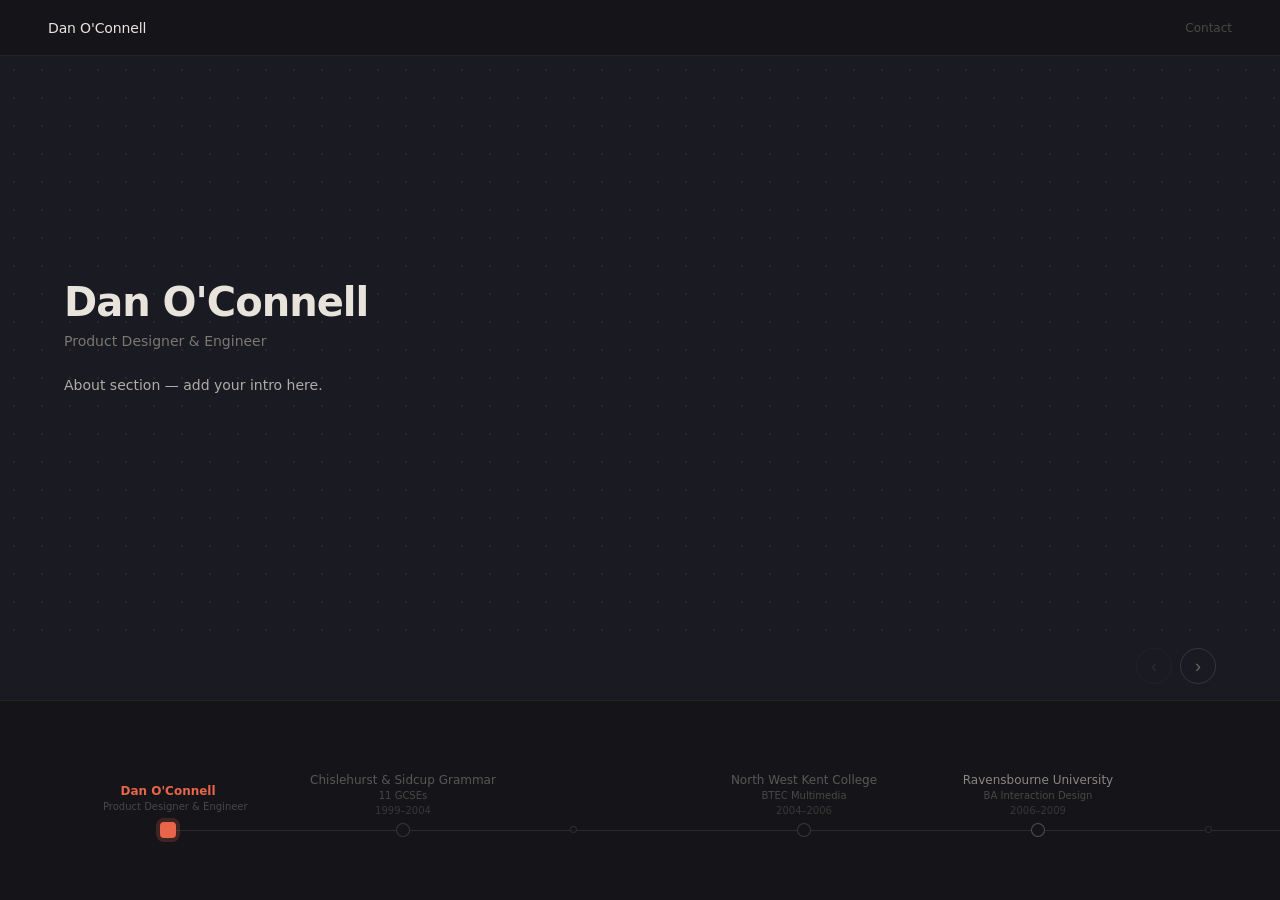
<file: theme-dark.html>
<!DOCTYPE html>
<html lang="en">
<head>
<meta charset="UTF-8">
<meta name="viewport" content="width=device-width, initial-scale=1.0">
<title>Portfolio — Career Timeline</title>
<style>
* { box-sizing: border-box; margin: 0; padding: 0; }

body {
  font-family: system-ui, -apple-system, sans-serif;
  background: #1a1a23;
  color: #e8e4dc;
  height: 100dvh;
  display: flex;
  flex-direction: column;
  overflow: hidden;
}

/* ─────────────────────────── HEADER ─────────────────────────── */

.site-header {
  display: flex;
  align-items: center;
  justify-content: space-between;
  padding: 0 48px;
  height: 56px;
  background: #141419;
  border-bottom: 1px solid rgba(255,255,255,0.07);
  flex-shrink: 0;
}
.header-name { font-size: 14px; font-weight: 500; letter-spacing: -0.01em; color: #e8e4dc; }
.header-nav { display: flex; gap: 28px; }
.header-nav a { font-size: 12px; color: #4a4845; text-decoration: none; transition: color 0.15s; }
.header-nav a:hover { color: #e8e4dc; }

/* ─────────────────────────── CONTENT AREA ─────────────────────────── */

.content-area {
  flex: 1;
  position: relative;
  min-height: 0;
  overflow: hidden;
  background-image: radial-gradient(circle, rgba(232,101,74,0.12) 1px, transparent 1px);
  background-size: 28px 28px;
}

/* ─────────────────────────── CONTENT PANE ─────────────────────────── */

.content-pane {
  position: relative;
  z-index: 1;
  height: 100%;
  display: flex;
  flex-direction: column;
  justify-content: center;
  padding: 0 64px 24px;
  overflow: hidden;
}

.content-parent {
  font-size: 10px;
  text-transform: uppercase;
  letter-spacing: 0.1em;
  color: #e8654a;
  margin-bottom: 14px;
}

.content-title {
  font-size: 40px;
  font-weight: 600;
  letter-spacing: -0.025em;
  line-height: 1.05;
  color: #e8e4dc;
}

.content-meta {
  font-size: 14px;
  color: #7a7870;
  margin-top: 10px;
}

.content-summary {
  font-size: 14px;
  color: #b0ada6;
  line-height: 1.8;
  margin-top: 24px;
  max-width: 560px;
}

/* ─────────────────────────── TIMELINE NAV ─────────────────────────── */

.timeline-nav {
  display: flex;
  justify-content: flex-end;
  gap: 8px;
  padding: 0 64px 16px;
  flex-shrink: 0;
}

.nav-btn {
  width: 36px;
  height: 36px;
  border: 1px solid rgba(255,255,255,0.12);
  background: none;
  cursor: pointer;
  font-size: 18px;
  color: #6a6865;
  border-radius: 20px;
  display: flex;
  align-items: center;
  justify-content: center;
  transition: border-color 0.15s, color 0.15s;
  line-height: 1;
}
.nav-btn:hover:not(:disabled) { border-color: #e8654a; color: #e8654a; }
.nav-btn:disabled { opacity: 0.25; cursor: default; }

/* ─────────────────────────── TIMELINE PANE ─────────────────────────── */

.timeline-pane {
  height: 200px;
  background: #141419;
  border-top: 1px solid rgba(255,255,255,0.07);
  flex-shrink: 0;
  overflow: hidden;
  display: flex;
}

.ov-scroll {
  flex: 1;
  overflow-x: auto;
  overflow-y: hidden;
  padding: 0 calc(100vw - 240px) 0 160px;
  display: flex;
  align-items: center;
  scrollbar-width: thin;
  scrollbar-color: rgba(255,255,255,0.1) transparent;
}
.ov-scroll::-webkit-scrollbar { height: 4px; }
.ov-scroll::-webkit-scrollbar-track { background: transparent; }
.ov-scroll::-webkit-scrollbar-thumb { background: rgba(255,255,255,0.1); border-radius: 2px; }

/*
  LABEL_H = 60px, DOT_RADIUS = 7px → LINE_Y = 67px
*/
.ov-track {
  display: flex;
  align-items: flex-start;
  position: relative;
  min-width: max-content;
}

.ov-track::before {
  content: '';
  position: absolute;
  top: 67px;
  left: 0; right: 0;
  height: 1px;
  background: rgba(255,255,255,0.1);
}

.ov-gap { width: 220px; flex-shrink: 0; }
.ov-gap--sub { width: 160px; }

.ov-col {
  display: flex;
  flex-direction: column;
  align-items: center;
  padding-top: 60px;
  position: relative;
  cursor: pointer;
}
.ov-col:hover .node-name { color: #e8e4dc; }

.node-above {
  position: absolute;
  top: 0;
  height: 60px;
  width: max-content;
  max-width: 160px;
  display: flex;
  flex-direction: column;
  justify-content: flex-end;
  align-items: center;
  padding-bottom: 7px;
  text-align: center;
  pointer-events: none;
}

.node-name {
  font-size: 12px;
  font-weight: 500;
  color: #c8c4bc;
  white-space: nowrap;
  transition: color 0.15s;
  line-height: 1.2;
}
.node-name.minor  { color: #5a5855; }
.node-name.medium { color: #8a8680; }
.node-name.sub    { font-weight: 400; color: #4a4845; font-size: 10px; }

.node-tagline {
  font-size: 10px;
  color: #4a4845;
  margin-top: 2px;
  line-height: 1.3;
  text-align: center;
  max-width: 130px;
  white-space: nowrap;
}

.node-years {
  font-size: 10px;
  color: #3a3835;
  margin-top: 3px;
  white-space: nowrap;
}

/* ── Progress line ── */

.track-progress {
  position: absolute;
  top: 67px;
  left: 0;
  height: 1.5px;
  width: 0;
  background: #e8654a;
  border-radius: 1px;
  transition: width 0.55s cubic-bezier(0.16, 1, 0.3, 1);
  pointer-events: none;
  z-index: 2;
}

/* ── Dots ── */

.ov-dot {
  width: 14px; height: 14px;
  border-radius: 50%;
  background: #141419;
  border: 1.5px solid rgba(255,255,255,0.15);
  z-index: 1;
  flex-shrink: 0;
  transition: border-color 0.15s, background 0.15s, box-shadow 0.15s;
}
.ov-dot.medium { border-color: rgba(255,255,255,0.25); }
.ov-dot.major {
  width: 16px; height: 16px;
  border-radius: 4px;
  border-color: rgba(255,255,255,0.4);
  border-width: 2px;
  margin-top: -1px;
}
.ov-dot.sub {
  width: 7px; height: 7px;
  border-color: rgba(255,255,255,0.1);
  margin-top: 3px;
}

/* ── Active state ── */

.ov-dot.active {
  background: #e8654a !important;
  border-color: #e8654a !important;
  box-shadow: 0 0 0 4px rgba(232,101,74,0.2);
}
.ov-dot.sub.active {
  background: #e8654a !important;
  border-color: #e8654a !important;
  box-shadow: 0 0 0 3px rgba(232,101,74,0.15);
}
.ov-col.active .node-name { color: #e8654a !important; font-weight: 600; }

/* ── Sub-node: label hidden until hover or active ── */

.ov-col--sub .node-above {
  opacity: 0;
  transition: opacity 0.15s;
}
.ov-col--sub:hover .node-above,
.ov-col--sub.active .node-above { opacity: 1; }

/* ─────────────────────────── OVERLAY ─────────────────────────── */

.overlay {
  position: fixed; inset: 0;
  background: #1a1a23;
  z-index: 100;
  display: flex; flex-direction: column;
  transform: translateY(100%);
  transition: transform 0.35s cubic-bezier(0.16, 1, 0.3, 1);
}
.overlay.open { transform: translateY(0); }
.overlay-header {
  padding: 24px 48px;
  border-bottom: 1px solid rgba(255,255,255,0.08);
  display: flex; align-items: center; gap: 20px;
  flex-shrink: 0;
}
.ol-back { background: none; border: none; font-size: 13px; color: #7a7870; cursor: pointer; transition: color 0.15s; }
.ol-back:hover { color: #e8e4dc; }
.ol-title { font-size: 22px; font-weight: 600; color: #e8e4dc; }
.overlay-body { flex: 1; padding: 48px; max-width: 760px; overflow-y: auto; }
.ol-parent { font-size: 10px; text-transform: uppercase; letter-spacing: 0.1em; color: #e8654a; margin-bottom: 20px; }
.ol-brief { font-size: 16px; color: #b0ada6; line-height: 1.8; }

/* ─────────────────────────── MOBILE ─────────────────────────── */

@media (max-width: 768px) {
  .content-pane { padding: 32px 24px; justify-content: flex-start; padding-top: 40px; height: 100%; }
  .timeline-nav { padding: 0 24px 12px; }
  .content-title { font-size: 26px; }
  .timeline-pane { height: auto; min-height: 180px; }
  .ov-scroll { padding: 0 calc(100dvw - 240px) 0 160px; }
  .site-header { padding: 0 24px; }
  .overlay-body { padding: 32px 24px; }
  .overlay-header { padding: 18px 24px; }
}
</style>
</head>
<body>

<!-- ─── HEADER ─── -->
<header class="site-header">
  <div class="header-name">Dan O'Connell</div>
  <nav class="header-nav">
    <a href="#">Contact</a>
  </nav>
</header>

<!-- ─── CONTENT AREA ─── -->
<div class="content-area">

  <!-- Content pane -->
  <div class="content-pane" id="content-pane"></div>

</div>

<!-- ─── TIMELINE NAV ─── -->
<div class="timeline-nav">
  <button class="nav-btn" id="btn-prev" onclick="prev()" aria-label="Previous">&#8249;</button>
  <button class="nav-btn" id="btn-next" onclick="next()" aria-label="Next">&#8250;</button>
</div>

<!-- ─── TIMELINE PANE ─── -->
<div class="timeline-pane">
  <div class="ov-scroll" id="ov-scroll">
    <div class="ov-track" id="ov-track"></div>
  </div>
</div>

<!-- ─── OVERLAY ─── -->
<div class="overlay" id="overlay">
  <div class="overlay-header">
    <button class="ol-back" onclick="closeOverlay()">&#8249; Back</button>
    <span class="ol-title" id="ol-title"></span>
  </div>
  <div class="overlay-body">
    <div class="ol-parent" id="ol-parent"></div>
    <p class="ol-brief" id="ol-brief"></p>
  </div>
</div>

<script>
const milestones = [
  {
    id: 'about',
    label: 'Dan O\'Connell', years: '', type: 'major',
    tagline: 'Product Designer & Engineer',
    summary: 'About section — add your intro here.',
    projects: []
  },
  {
    id: 'school',
    label: 'Chislehurst & Sidcup Grammar', years: '1999–2004', type: 'minor',
    tagline: '11 GCSEs',
    summary: 'Chislehurst and Sidcup Grammar School, Sidcup, London. 11 GCSEs.',
    projects: [
      {
        id: 'school-p1',
        label: 'Creative & hands-on subjects', year: '1999–2004',
        brief: 'Realised I preferred creative subjects and hands-on learning over more academic ones — an early signal of where things were heading.'
      }
    ]
  },
  {
    id: 'college',
    label: 'North West Kent College', years: '2004–2006', type: 'minor',
    tagline: 'BTEC Multimedia',
    summary: 'North West Kent College, Dartford, Kent. BTEC Multimedia — first real exposure to web design, motion graphics, and digital production.',
    projects: []
  },
  {
    id: 'uni',
    label: 'Ravensbourne University', years: '2006–2009', type: 'medium',
    tagline: 'BA Interaction Design',
    summary: 'Ravensbourne University, Greenwich, London. BA Interaction Design — where design thinking and web craft came together properly for the first time.',
    projects: [
      {
        id: 'uni-p1',
        label: 'Arduino tinkering', year: '2006–2009',
        brief: 'Got a hankering for hands-on making — built projects with Arduino including an interactive musical instrument and a giant physical/digital game of Pong.'
      }
    ]
  },
  {
    id: 'internship',
    label: 'Nebulo Strata', years: '2010', type: 'minor',
    tagline: 'Web Designer',
    summary: 'Web designer at Nebulo Strata, Sandling, Kent. First professional role — real briefs, real clients, real deadlines.',
    projects: [
      {
        id: 'internship-p1',
        label: 'WordPress for small businesses', year: '2010',
        brief: 'Learned to design and develop WordPress sites for small businesses — first time building things that real people and real organisations actually depended on.'
      }
    ]
  },
  {
    id: 'job1',
    label: 'Bostock & Pollitt', years: '2010–2012', type: 'medium',
    tagline: 'Front End Developer',
    summary: 'First full-time frontend role in London. Building and shipping for real products in a fast-moving environment.',
    projects: [
      {
        id: 'job1-p1',
        label: 'Working with bigger clients', year: '2010–2012',
        brief: 'Learned to work with larger enterprise clients like BT — navigating bigger stakeholder structures, longer feedback cycles, and higher-stakes deliverables.'
      },
      {
        id: 'job1-p2',
        label: 'Responsive design', year: '2010–2012',
        brief: 'Adopted responsive design at a time when it was genuinely innovative — fluid grids, media queries, and device-agnostic thinking before it became the default.'
      }
    ]
  },
  {
    id: 'job2',
    label: 'Jamie Oliver', years: '2012–2013', type: 'medium',
    tagline: 'Front End Developer / Designer',
    summary: 'Straddling the line between design and development — building interfaces and shaping the visual direction behind them.',
    projects: []
  },
  {
    id: 'freelance',
    label: 'Freelance', years: '2013–2014', type: 'minor',
    tagline: 'Design & Development',
    summary: 'Independent design and development work across London. Varied engagements — the freedom and accountability of owning the full thing.',
    projects: []
  },
  {
    id: 'bijenkorf',
    label: 'de Bijenkorf', years: '2014–2018', type: 'major',
    tagline: 'UX Engineer',
    summary: 'UX Engineer at de Bijenkorf, Amsterdam — one of the Netherlands\' most iconic department store brands. Working at the intersection of design systems, UX, and frontend engineering.',
    projects: [
      {
        id: 'bijenkorf-p1',
        label: 'Scrum & project management', year: '2014–2018',
        brief: 'Learned project management methodologies including Scrum — first real experience working within structured agile cycles and cross-functional product teams.'
      },
      {
        id: 'bijenkorf-p2',
        label: 'Scaling up the product', year: '2014–2018',
        brief: 'Experienced the product scaling significantly — growing in complexity, user base, and team size, and learning how to design and build systems that hold up under that pressure.'
      },
      {
        id: 'bijenkorf-p3',
        label: 'Design systems', year: '2014–2018',
        brief: 'First deep involvement in design systems thinking — building shared patterns and components that scaled across teams and reduced duplication across the product.'
      }
    ]
  },
  {
    id: 'wpp',
    label: 'WPP', years: '2018–Present', type: 'major',
    tagline: 'Product Designer',
    summary: 'Product Designer at WPP, across Eindhoven, Netherlands and London. Working within one of the world\'s largest creative organisations on product design at scale.',
    projects: [
      {
        id: 'wpp-p1',
        label: 'Startup to acquisition', year: '2018–Present',
        brief: 'Joined as sole designer at a startup and helped build it to a point where it was successfully acquired by WPP — experiencing the full arc from scrappy to scaled.'
      },
      {
        id: 'wpp-p2',
        label: 'Larger design org', year: '2018–Present',
        brief: 'Transitioned into working as part of a larger design organisation — adapting to new structures, collaborative rituals, and the challenge of staying aligned at scale.'
      },
      {
        id: 'wpp-p3',
        label: 'AI & engineering crossover', year: '2018–Present',
        brief: 'Leaned into the intersection of design, AI, and engineering — adopting new AI tooling early and applying a strong technical foundation to shape how the team builds and ships.'
      }
    ]
  },
  {
    id: 'opportunity',
    label: 'What\'s Next', years: '2026', type: 'major',
    tagline: 'Open to new opportunities',
    summary: 'Looking for a new opportunity — add details about what you\'re looking for here.',
    projects: []
  }
];

// ─── Node registry ───

const nodes = []; // {col, dot, item: {milestone, project?}}
let activeNode = null;

// ─── Build timeline track ───

function buildOverview() {
  const track = document.getElementById('ov-track');

  const progress = document.createElement('div');
  progress.className = 'track-progress';
  progress.id = 'track-progress';
  track.appendChild(progress);

  milestones.forEach((m, i) => {
    if (i > 0) {
      const g = document.createElement('div');
      g.className = 'ov-gap';
      track.appendChild(g);
    }

    const col = document.createElement('div');
    col.className = 'ov-col';
    const item = { milestone: m, project: null };
    col.onclick = () => setActive(item);

    const above = document.createElement('div');
    above.className = 'node-above';

    const name = document.createElement('div');
    name.className = `node-name ${m.type}`;
    name.textContent = m.label;
    above.appendChild(name);

    if (m.tagline) {
      const tagline = document.createElement('div');
      tagline.className = 'node-tagline';
      tagline.textContent = m.tagline;
      above.appendChild(tagline);
    }

    const years = document.createElement('div');
    years.className = 'node-years';
    years.textContent = m.years;
    above.appendChild(years);

    col.appendChild(above);

    const dot = document.createElement('div');
    dot.className = `ov-dot ${m.type}`;
    col.appendChild(dot);

    track.appendChild(col);
    nodes.push({ col, dot, item });

    // Sub-points as inline timeline nodes
    m.projects.forEach(p => {
      const sg = document.createElement('div');
      sg.className = 'ov-gap ov-gap--sub';
      track.appendChild(sg);

      const scol = document.createElement('div');
      scol.className = 'ov-col ov-col--sub';
      const subItem = { milestone: m, project: p };
      scol.onclick = () => setActive(subItem);

      const sabove = document.createElement('div');
      sabove.className = 'node-above';
      const sname = document.createElement('div');
      sname.className = 'node-name sub';
      sname.textContent = p.label;
      sabove.appendChild(sname);
      scol.appendChild(sabove);

      const sdot = document.createElement('div');
      sdot.className = 'ov-dot sub';
      scol.appendChild(sdot);

      track.appendChild(scol);
      nodes.push({ col: scol, dot: sdot, item: subItem });
    });
  });
}

// ─── Active state ───

function setActive(item) {
  if (activeNode) {
    activeNode.dot.classList.remove('active');
    activeNode.col.classList.remove('active');
  }

  const node = nodes.find(n =>
    n.item.milestone === item.milestone && n.item.project === item.project
  );
  if (!node) return;

  node.dot.classList.add('active');
  node.col.classList.add('active');
  activeNode = node;

  renderContent(item);
  updateNavButtons();
  updateProgress();
  updateBgLine();
}

function updateProgress() {
  if (!activeNode) return;
  const el = document.getElementById('track-progress');
  if (!el) return;
  el.style.width = (activeNode.col.offsetLeft + activeNode.col.offsetWidth / 2) + 'px';
}

function renderContent({ milestone, project }) {
  const pane = document.getElementById('content-pane');

  if (project) {
    pane.innerHTML = `
      <div class="content-parent">${milestone.label}</div>
      <div class="content-title">${project.label}</div>
      <div class="content-meta">${project.year}</div>
      <div class="content-summary">${project.brief}</div>
    `;
  } else {
    const meta = [milestone.tagline, milestone.years].filter(Boolean).join(' · ');
    pane.innerHTML = `
      <div class="content-title">${milestone.label}</div>
      <div class="content-meta">${meta}</div>
      ${milestone.summary ? `<div class="content-summary">${milestone.summary}</div>` : ''}
    `;
  }
}

function initBgLine() {}
function updateBgLine() {}

// ─── Navigation ───

function navigateTo(index) {
  if (index < 0 || index >= nodes.length) return;
  const node = nodes[index];
  setActive(node.item);
  // Smooth-scroll the timeline to bring the dot to the focal point
  const focalX = scroller.getBoundingClientRect().left + 240;
  const dotRect = node.dot.getBoundingClientRect();
  const dotCenter = dotRect.left + dotRect.width / 2;
  scroller.scrollTo({ left: scroller.scrollLeft + (dotCenter - focalX), behavior: 'smooth' });
}

function prev() { navigateTo(nodes.indexOf(activeNode) - 1); }
function next() { navigateTo(nodes.indexOf(activeNode) + 1); }

function updateNavButtons() {
  const idx = nodes.indexOf(activeNode);
  const p = document.getElementById('btn-prev');
  const n = document.getElementById('btn-next');
  if (p) p.disabled = idx <= 0;
  if (n) n.disabled = idx >= nodes.length - 1;
}

// ─── Overlay ───

function openOverlay(p, parentLabel) {
  document.getElementById('ol-title').textContent = p.label;
  document.getElementById('ol-parent').textContent = parentLabel;
  document.getElementById('ol-brief').textContent = p.brief;
  document.getElementById('overlay').classList.add('open');
}

function closeOverlay() {
  document.getElementById('overlay').classList.remove('open');
}

// ─── Init ───

buildOverview();

requestAnimationFrame(() => {
  initBgLine();
  setActive(nodes[0].item);
});

const scroller = document.getElementById('ov-scroll');

// ─── Scroll → update active item ───

scroller.addEventListener('scroll', () => {
  const focalX = scroller.getBoundingClientRect().left + 240;
  let closest = null, closestDist = Infinity;
  nodes.forEach(n => {
    const r = n.dot.getBoundingClientRect();
    const cx = r.left + r.width / 2;
    const dist = Math.abs(cx - focalX);
    if (dist < closestDist) { closestDist = dist; closest = n; }
  });
  if (closest && closest !== activeNode) setActive(closest.item);
}, { passive: true });

// ─── Keyboard navigation ───

window.addEventListener('keydown', (e) => {
  if (e.key === 'ArrowLeft')  { e.preventDefault(); prev(); }
  if (e.key === 'ArrowRight') { e.preventDefault(); next(); }
});

// ─── Wheel → horizontal scroll ───

window.addEventListener('wheel', (e) => {
  if (document.getElementById('overlay').classList.contains('open')) return;
  e.preventDefault();
  // Normalise across deltaMode: 0=px, 1=lines, 2=pages
  const px = e.deltaMode === 1 ? (e.deltaY + e.deltaX) * 20
           : e.deltaMode === 2 ? (e.deltaY + e.deltaX) * window.innerWidth
           : e.deltaY + e.deltaX;
  scroller.scrollLeft += px;
}, { passive: false });
</script>
</body>
</html>
</file>
<file: style.css>
:root {
  --bg:          #f6f1eb;
  --border:      #e0d8cf;
  --text-darkest: #1e1a16;
  --text-dark:    #4a3f35;
  --text-medium:  #9a8f82;
  --text-light:   #c0b5ac;
  
  --accent:      #c05a2f;

  --page-width: 1400px;
  --page-x:     max(2rem,   calc((100vw - var(--page-width)) / 2));
  --page-xs:    max(1.5rem, calc((100vw - var(--page-width)) / 2));

  /* Mobile-first: 0.75rem base, 1rem on tablet+ */
  --mono-size: 0.75rem;
}

/* ── View transitions ── */

@view-transition {
  navigation: auto;
}

::view-transition-old(root) {
  animation: 280ms ease-out both vt-fade-out;
}

::view-transition-new(root) {
  animation: 280ms ease-out both vt-fade-in;
}

@keyframes vt-fade-out {
  to { opacity: 0; transform: translateY(-8px); }
}

@keyframes vt-fade-in {
  from { opacity: 0; transform: translateY(8px); }
}

::view-transition-old(site-header),
::view-transition-new(site-header) {
  animation: none;
}

/* Page load entrance (mirrors vt-fade-in, excludes header) */
.content-area,
.project-layout,
main.about-page {
  animation: 280ms ease-out both vt-fade-in;
}

* { box-sizing: border-box; margin: 0; padding: 0; }

body {
  font-family: 'Manrope', sans-serif;
  background: var(--bg);
  color: var(--text-darkest);
  min-height: 100dvh;
  display: flex;
  flex-direction: column;
}

/* Pages with internal pane scrolling (work, fun) */
body.page-fixed {
  height: 100dvh;
  overflow: hidden;
}

/* ── Header ── */

/* Mobile-first: column layout */
.site-header {
  view-transition-name: site-header;
  position: sticky;
  top: 0;
  z-index: 100;
  display: flex;
  flex-direction: column;
  align-items: stretch;
  justify-content: space-between;
  padding: 1.5rem var(--page-xs);
  border-bottom: 1px solid var(--border);
  flex-shrink: 0;
  font-family: 'Geist Mono', monospace;
  font-size: var(--mono-size);
  text-transform: uppercase;
  color: var(--text-medium);
  background: transparent;
  transition: padding 0.3s ease, background 0.3s ease;
}

.site-header.menu-open {
  background: rgba(255, 255, 255, 0.75);
}

.header-name {
  display: block;
}

.header-name .name {
  color: var(--text-darkest);
  display: flex;
  margin: 0 0 0.25rem 0;
}

/* Desktop: name inline */

/* Nav hidden on mobile, shown on desktop */
.site-header .header-nav {
  display: none;
}

.site-header a {
  color: var(--text-medium);
  text-decoration: none;
}

.site-header a:hover,
.site-header a.active { color: var(--text-darkest); border-bottom: 2px solid var(--text-darkest); }

.site-header .name-link { text-decoration: none; }
.site-header .name-link:hover { border-bottom: none; color: inherit; }

.site-header ul,
.site-footer ul { margin: 0; padding: 0; list-style-type: none; }

.site-header li,
.site-footer li {
  display: inline;
  margin-left: 0.5rem;
}

.site-header li.divider,
.site-footer li.divider { opacity: 0.5; }

/* ── Header top row ── */

.header-top {
  display: flex;
  align-items: center;
  justify-content: space-between;
  width: 100%;
}

/* ── Hamburger — visible on mobile, hidden on desktop ── */

.menu-toggle {
  display: block;
  background: none;
  border: none;
  font-size: 1.5rem;
  color: var(--text-medium);
  cursor: pointer;
  font-family: 'Geist Mono', monospace;
  line-height: 1;
}

/* ── Mobile expanding nav — shown on mobile, hidden on desktop ── */

.mobile-nav {
  display: flex;
  flex-direction: column;
  gap: 1.5rem;
  max-height: 0;
  overflow: hidden;
  transition: max-height 0.35s ease, padding 0.35s ease;
  padding-top: 0;
}

.site-header.menu-open .mobile-nav {
  max-height: 300px;
  padding-top: 2rem;
}

.mobile-nav-link {
  font-family: 'Geist Mono', monospace;
  font-size: var(--mono-size);
  text-transform: uppercase;
  color: var(--text-medium);
  text-decoration: none;
  align-self: flex-start;
  transition: opacity 150ms ease;
}

.mobile-nav--fading .mobile-nav-link {
  opacity: 0;
}

.mobile-nav-link.active { color: var(--accent); }
.mobile-nav-link:hover  { color: var(--text-darkest); }

/* ── Footer ── */

.site-footer {
  display: flex;
  flex-direction: column-reverse;
  align-items: center;
  gap: 1rem;
  justify-content: space-between;
  margin: 0 calc(-1 * var(--page-xs));
  padding: 2rem var(--page-xs);
  border-top: 1px solid var(--border);
  background: var(--bg);
  flex-shrink: 0;
  font-family: 'Geist Mono', monospace;
  font-size: var(--mono-size);
  text-transform: uppercase;
  color: var(--text-medium);
}

.site-footer a {
  color: var(--text-medium);
  text-decoration: none;
}

.site-footer a:hover { color: var(--text-darkest); border-bottom: 2px solid var(--text-darkest); }

/* ── Content area ── */

.content-area {
  flex: 1;
  position: relative;
  min-height: 0;
  overflow: hidden;
  background: var(--bg);
}

.content-pane {
  position: relative;
  z-index: 1;
  height: 100%;
  display: flex;
  flex-direction: column;
  justify-content: flex-start;
  padding: 4rem var(--page-xs) 0;
  overflow-y: auto;
  overflow-x: clip;
  scrollbar-width: none;
}

.content-top {
  padding: clamp(4rem, 12dvh, 10rem) 0 8rem;
}

h1, .h1 {
  font-family: 'Manrope', sans-serif;
  font-size: 2.25rem;
  font-weight: 600;
  letter-spacing: -0.025em;
  color: var(--text-darkest);
}

h2 {
  font-family: 'Manrope', sans-serif;
  font-size: 2rem;
  font-weight: 500;
  letter-spacing: -0.025em;
  color: var(--text-darkest);
}

h3 {
  color: var(--text-dark);
  font-weight: 400;
}

.content-title {
  margin-bottom: 0;
}

.content-title,
.content-summary {
  overflow: hidden;
  text-overflow: ellipsis;
  display: -webkit-box;
  -webkit-line-clamp: 1;
  -webkit-box-orient: vertical;
}

.content-summary {
  color: var(--text-medium);
  margin: 0 0 2rem 0;
  -webkit-line-clamp: 2;
}

.content-intro {
  overflow: hidden;
  text-overflow: ellipsis;
  display: -webkit-box;
  -webkit-line-clamp: 4;
  -webkit-box-orient: vertical;
  max-width: 90%;
}

/* ── Work grid ── */

.work-grid {
  columns: 1;
  column-gap: 2rem;
  padding: 6rem 0;
}

.work-card-link {
  display: block;
  text-decoration: none;
  break-inside: avoid;
  transition: transform 0.2s ease;
}

.work-card-link:hover { transform: translateY(-4px); }

.work-card-link .card-media { transition: box-shadow 0.2s ease; }

.work-card-link:hover .card-media {
  box-shadow: 0 12px 32px rgba(30, 26, 22, 0.1);
}

.work-card {
  break-inside: avoid;
  margin-bottom: 4rem;
}

.card-media {
  width: 100%;
  background: var(--border);
  border-radius: 0.5rem;
  display: block;
}

.card-media--landscape { aspect-ratio: 4 / 3; }
.card-media--square    { aspect-ratio: 1 / 1; }

/* Mobile: stacked card info */
.card-info {
  display: flex;
  flex-direction: column;
  align-items: baseline;
  margin-bottom: 1rem;
  gap: 0.25rem;
}

.card-title {
  font-size: 1rem;
  font-weight: 400;
  color: var(--text-darkest);
}

.card-meta {
  font-family: 'Geist Mono', monospace;
  font-size: 0.75rem;
  color: var(--text-medium);
  text-transform: uppercase;
  letter-spacing: 0.06em;
  white-space: nowrap;
}

/* Footer at body level (project/about pages) — no negative margin needed */
body:not(.page-fixed) .site-footer {
  margin: 0;
}

/* ─────────────────────────── PROJECT PAGE ─────────────────────────── */

/* Fixed-viewport pages: header not sticky (always visible as flex item) */
body.page-fixed .site-header {
  position: relative;
}

/* Mobile back link: visible by default, hidden on desktop */
.mobile-back {
  display: block;
  margin-bottom: 1.5rem;
}

/* Scrollable pages: footer is full-width direct child of body */

/* Mobile: no grid, desktop: 2-col with sidebar */
.project-layout {
  overflow-x: hidden;
  padding: 4rem var(--page-xs) 0;
}

/* ── Sidebar — hidden on mobile, shown on desktop ── */

.project-sidebar {
  position: sticky;
  top: 0;
  height: 100dvh;
  padding: clamp(4rem, 12dvh, 10rem) 2rem 3rem 0;
  display: none;
  flex-direction: column;
  gap: 2rem;
  border-right: 1px solid var(--border);
}

.project-heading {
  margin-bottom: 2rem;
  line-height: 1.2;
}

.back-link {
  font-family: 'Geist Mono', monospace;
  font-size: var(--mono-size);
  text-transform: uppercase;
  letter-spacing: 0.06em;
  color: var(--text-medium);
  text-decoration: none;
}
.back-link:hover { color: var(--text-darkest); }

.toc {
  display: flex;
  flex-direction: column;
  gap: 2rem;
  padding-top: 3.5rem;
}

.toc-link {
  font-family: 'Geist Mono', monospace;
  font-size: var(--mono-size);
  text-transform: uppercase;
  color: var(--text-medium);
  text-decoration: none;
  align-self: flex-start;
}
.toc-link:hover,
.toc-link.active { color: var(--text-darkest); }

.toc-link:hover .toc-num { color: var(--text-darkest); }

.toc-link.active { border-bottom: 2px solid var(--text-darkest); }

.toc-link.active .toc-num { color: var(--text-darkest); }

.toc-num,
.section-num {
  font-family: 'Geist Mono', monospace;
  font-size: var(--mono-size);
  color: var(--text-light);
}

.toc-text { margin-left: 0.5rem; }

/* ── Main content ── */

.project-content {
  width: 100%;
  padding: clamp(2rem, 5.5dvh, 10rem) 0 8rem;
}

.project-eyebrow {
  font-family: 'Geist Mono', monospace;
  font-size: var(--mono-size);
  text-transform: uppercase;
  letter-spacing: 0.08em;
  margin-bottom: 0.5rem;
  color: var(--text-medium);
}

.project-hero {
  width: 100%;
  aspect-ratio: 16 / 9;
  background: var(--border);
  border-radius: 0.5rem;
  margin-bottom: 4rem;
}

/* ── Meta row ── */

/* Mobile: wraps into 2-col pairs */
.project-meta {
  display: flex;
  flex-wrap: wrap;
  gap: 2rem;
  padding: 2rem 0;
  border-top: 1px solid var(--border);
  border-bottom: 1px solid var(--border);
  margin-bottom: 4rem;
}

.meta-item {
  display: flex;
  flex-direction: column;
  flex: 1 0 40%;
}

.meta-label {
  font-family: 'Geist Mono', monospace;
  font-size: var(--mono-size);
  text-transform: uppercase;
  letter-spacing: 0.08em;
  color: var(--text-medium);
  margin-bottom: 0.5rem;
}

.meta-value {
  font-size: 1rem;
  color: var(--text-darkest);
  line-height: 1.5;
}

.meta-value ul { list-style: none; padding: 0; margin: 0; }

.meta-value li::before { content: '•'; margin-right: 0.25rem; }

/* ── Sections ── */

.project-section {
  margin-bottom: 5rem;
  scroll-margin-top: 6rem;
}

.section-eyebrow {
  font-family: 'Geist Mono', monospace;
  font-size: var(--mono-size);
  text-transform: uppercase;
  color: var(--text-medium);
  margin-bottom: 1rem;
  display: flex;
  align-items: center;
  gap: 0.5rem;
}

.project-lead {
  font-size: 1.5rem;
  color: var(--text-darkest);
  line-height: 1.5;
  margin-bottom: 2rem;
}

.section-title {
  font-size: 2rem;
  font-weight: 600;
  letter-spacing: -0.03em;
  color: var(--text-darkest);
  margin-bottom: 1rem;
  max-width: 640px;
}

.section-body {
  font-size: 1rem;
  font-weight: 300;
  color: var(--text-dark);
  line-height: 1.8;
  max-width: 640px;
}

.section-img {
  width: 100%;
  aspect-ratio: 16 / 9;
  background: var(--border);
  border-radius: 0.5rem;
  margin: 2rem 0;
}

.section-img--short { aspect-ratio: 21 / 9; }

/* ─────────────────────────── ABOUT PAGE ─────────────────────────── */
/* ── Page layout ── */

.about-page {
  padding: clamp(4rem, 19dvh, 20rem) var(--page-xs) 0;
}

/* ── Hero — mobile: single column ── */

.about-hero {
  display: grid;
  grid-template-columns: 1fr;
  gap: 2rem;
  align-items: start;
  margin-bottom: 6rem;
}

.about-hero-text {
  display: flex;
  flex-direction: column;
  gap: 1.25rem;
}

/* Availability */
.about-availability {
  display: flex;
  align-items: center;
  gap: 0.5rem;
}

.availability-dot {
  width: 0.5rem;
  height: 0.5rem;
  border-radius: 50%;
  background: #4a9a6a;
  animation: pulse-dot 2s ease-in-out infinite;
  flex-shrink: 0;
}

@keyframes pulse-dot {
  0%, 100% { opacity: 1; }
  50%       { opacity: 0.4; }
}

.availability-label {
  font-family: 'Geist Mono', monospace;
  font-size: var(--mono-size);
  text-transform: uppercase;
  letter-spacing: 0.06em;
  color: #4a9a6a;
}

/* Title */
.about-title {
  cursor: crosshair;
}

/* Photo — mobile: full width; desktop: fixed size */
.about-photo {
  width: 100%;
  height: 220px;
  border-radius: 0.75rem;
  background: var(--border);
  flex-shrink: 0;
}

/* ── Bio columns — mobile: 1-col; desktop: 2-col ── */

.about-bio {
  display: grid;
  grid-template-columns: 1fr;
  gap: 1.5rem;
  margin-bottom: 6rem;
  margin-right: 0;
  padding-bottom: 4rem;
  border-bottom: 1px solid var(--border);
  font-size: 1rem;
  font-weight: 300;
  color: var(--text-dark);
  line-height: 1.8;
}

/* ── Logo marquee ── */

.marquee-section {
  padding-bottom: 6rem;
}

.marquee-label {
  font-family: 'Geist Mono', monospace;
  font-size: var(--mono-size);
  text-transform: uppercase;
  letter-spacing: 0.08em;
  color: var(--text-light);
  margin-bottom: 2rem;
}

.marquee-track {
  overflow: hidden;
  mask-image: linear-gradient(to right, transparent, black 10%, black 90%, transparent);
  -webkit-mask-image: linear-gradient(to right, transparent, black 10%, black 90%, transparent);
}

.marquee-inner {
  display: flex;
  gap: 2rem;
  width: max-content;
  animation: marquee 20s linear infinite;
}

.marquee-inner:hover { animation-play-state: paused; }

@keyframes marquee {
  from { transform: translateX(0); }
  to   { transform: translateX(-25%); }
}

.marquee-logo {
  width: 10rem;
  height: 6rem;
  border-radius: 0.5rem;
  background: var(--border);
  flex-shrink: 0;
}

/* ─────────────────────────── FUN PAGE ─────────────────────────── */
/* ── Fun hero — single column, no photo ── */
.fun-hero {
  grid-template-columns: 1fr;
  margin-bottom: 4rem;
  padding-top: clamp(0rem, 15dvh, 16rem);
}

.fun-intro {
  font-size: 1rem;
  color: var(--text-dark);
}

/* ── Fun page grid — mobile: single column; desktop: asymmetric ── */

.fun-grid {
  display: flex;
  flex-direction: column;
  gap: 0;
  padding: 6rem 0;
}

.fun-row,
.fun-row--reverse,
.fun-row--trio {
  display: grid;
  grid-template-columns: 1fr;
  gap: 0;
  align-items: start;
}

.fun-media--landscape  { aspect-ratio: 4 / 3; }
.fun-media--portrait   { aspect-ratio: 3 / 4; }
.fun-media--square     { aspect-ratio: 1 / 1; }
.fun-media--wide       { aspect-ratio: 16 / 9; }

/* ── 768px+ ── */
@media (min-width: 768px) {

:root { --mono-size: 1rem; }

  .site-header {
    flex-direction: row;
    align-items: center;
    padding: 2rem var(--page-x);
    transition: padding-bottom 0.35s ease;
  }

.header-name .name {
    display: inline;
    margin: 0 2rem 0 0;
  }

.site-header .header-nav {
    display: block;
  }

.menu-toggle { display: none; }

.mobile-nav { display: none; }

.site-footer {
  flex-direction: row;
  margin: 0 calc(-1 * var(--page-x));
  padding: 2rem var(--page-x);
}

.content-pane {
    padding: 4rem var(--page-x) 0;
  }

.content-top { padding: clamp(4rem, 24dvh, 20rem) 0 8rem; }

  h1, .h1 {
    font-size: 4.5rem;
  }

  h2 {
    font-size: 2.25rem;
  }

  h3 {
    font-size: 2rem;
  }

.content-title,
  .content-summary {
    -webkit-line-clamp: 1;
  }

  .content-summary {
    margin: -2rem 0 2rem;
  }

  .content-title {
    margin-bottom: 1rem;
  }

  .content-intro {
    -webkit-line-clamp: 2;
    max-width: 75%;
  }

.card-info {
    flex-direction: row;
    justify-content: space-between;
    gap: 1rem;
  }

body.page-fixed .site-header {
    position: relative;
    top: auto;
  }

.mobile-back { display: none; }

.project-layout {
    display: grid;
    grid-template-columns: 16rem 1fr;
  }

.project-sidebar {
    display: flex;
  }

  .project-heading {
    line-height: 1;
  }

.project-content {
    padding: clamp(4rem, 20dvh, 20rem) 0 16rem 8rem;
  }

.project-eyebrow {
    margin: 1.75rem 0 1rem;
  }

.project-meta {
    flex-wrap: nowrap;
  }

  .meta-item {
    flex: 1 0 auto;
  }

.meta-value {
    font-size: 1.25rem;
  }

.about-page {
    padding: clamp(4rem, 29dvh, 40rem) var(--page-x) 0;
  }

.about-hero {
    grid-template-columns: 1fr auto;
    gap: 4rem;
  }

.about-photo {
    width: 200px;
    height: 240px;
  }

.about-bio {
    grid-template-columns: 1fr 1fr;
    gap: 3rem;
    margin-right: 20vw;
  }

.marquee-logo {
    width: 15rem;
    height: 9rem;
  }

.fun-hero {
    padding-top: clamp(0rem, 24dvh, 36rem);
  }
}

/* ── 1024px+ ── */
@media (min-width: 1024px) {

.work-grid { columns: 2; }

.fun-grid { gap: 3rem; }

  .fun-row         { grid-template-columns: 62fr 38fr; gap: 2rem; }
  .fun-row--reverse { grid-template-columns: 38fr 62fr; gap: 2rem; }
  .fun-row--trio   { grid-template-columns: 50fr 20fr 30fr; gap: 2rem; }
}
</file>
